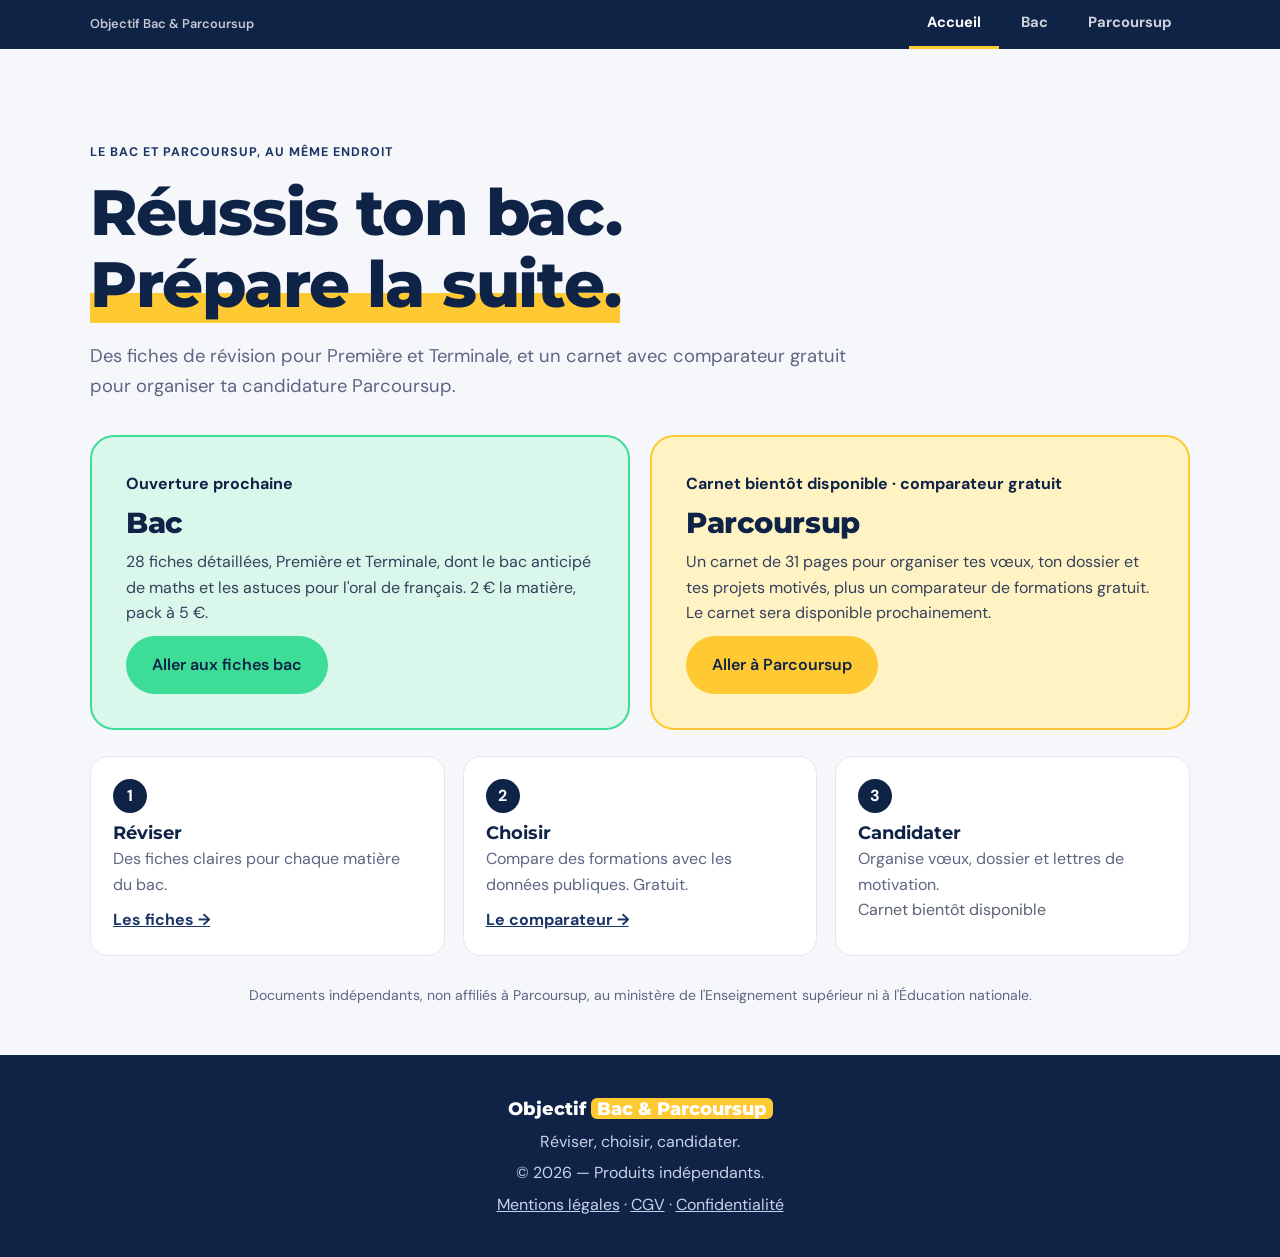
<file: index.html>
<!doctype html>
<html lang="fr">
<head>
<meta charset="utf-8" />
<meta name="viewport" content="width=device-width, initial-scale=1" />
<meta name="description" content="Fiches de révision du bac et carnet Parcoursup avec comparateur gratuit." />
<title>Objectif Bac &amp; Parcoursup — Révise, choisis, candidate</title>
<link rel="icon" href="data:image/svg+xml,%3Csvg xmlns=%27http://www.w3.org/2000/svg%27 viewBox=%270 0 100 100%27%3E%3Crect width=%27100%27 height=%27100%27 rx=%2722%27 fill=%27%230f2347%27/%3E%3Ctext x=%2750%27 y=%2772%27 font-size=%2770%27 text-anchor=%27middle%27 fill=%27%23ffc933%27 font-family=%27Arial%27 font-weight=%27800%27%3EO%3C/text%3E%3C/svg%3E">
<link rel="preconnect" href="https://fonts.googleapis.com">
<link rel="preconnect" href="https://fonts.gstatic.com" crossorigin>
<link href="https://fonts.googleapis.com/css2?family=DM+Sans:wght@400;500;600;700&family=Montserrat:wght@700;800&display=swap" rel="stylesheet">
<link rel="stylesheet" href="style.css" />
</head>
<body>
<div class="sitebar"><div class="in"><span>Objectif Bac &amp; Parcoursup</span><nav><a href="index.html" class="on" aria-current="page">Accueil</a><a href="bac.html">Bac</a><a href="parcoursup.html">Parcoursup</a></nav></div></div>
<main id="top"><section class="hero2"><div class="eyebrow">LE BAC ET PARCOURSUP, AU MÊME ENDROIT</div><h1>Réussis ton bac.<br><span>Prépare la suite.</span></h1><p class="lead">Des fiches de révision pour Première et Terminale, et un carnet avec comparateur gratuit pour organiser ta candidature Parcoursup.</p>
<div class="paths">
<a class="path bac" href="bac.html"><span class="meta" id="bacStatus">Ouverture prochaine</span><h2>Bac</h2><p>28 fiches détaillées, Première et Terminale, dont le bac anticipé de maths et les astuces pour l'oral de français. 2 € la matière, pack à 5 €.</p><span class="btn primary">Aller aux fiches bac</span></a>
<a class="path pcs" href="parcoursup.html"><span class="meta">Carnet bientôt disponible · comparateur gratuit</span><h2>Parcoursup</h2><p>Un carnet de 31 pages pour organiser tes vœux, ton dossier et tes projets motivés, plus un comparateur de formations gratuit. Le carnet sera disponible prochainement.</p><span class="btn primary">Aller à Parcoursup</span></a>
</div>
<div class="jsteps"><div><b>1</b><h3>Réviser</h3><p>Des fiches claires pour chaque matière du bac.</p><a href="bac.html">Les fiches →</a></div><div><b>2</b><h3>Choisir</h3><p>Compare des formations avec les données publiques. Gratuit.</p><a href="parcoursup.html#comparateur">Le comparateur →</a></div><div><b>3</b><h3>Candidater</h3><p>Organise vœux, dossier et lettres de motivation.</p><span class="soon" style="opacity:.7">Carnet bientôt disponible</span></div></div>
<p class="independent" style="margin-top:28px">Documents indépendants, non affiliés à Parcoursup, au ministère de l'Enseignement supérieur ni à l'Éducation nationale.</p></section></main>
<footer><div class="brand">Objectif <span>Bac &amp; Parcoursup</span></div><p>Réviser, choisir, candidater.</p><p>© 2026 — Produits indépendants.</p><p class="legal"><a href="mentions-legales.html">Mentions légales</a> · <a href="cgv.html">CGV</a> · <a href="confidentialite.html">Confidentialité</a></p></footer>
<script src="config.js"></script>
<script>var S=window.SITE,st=document.getElementById("bacStatus");if(st)st.textContent=S.SALES_OPEN?"Disponible maintenant":"Ouverture prochaine";</script>
</body>
</html>
</file>
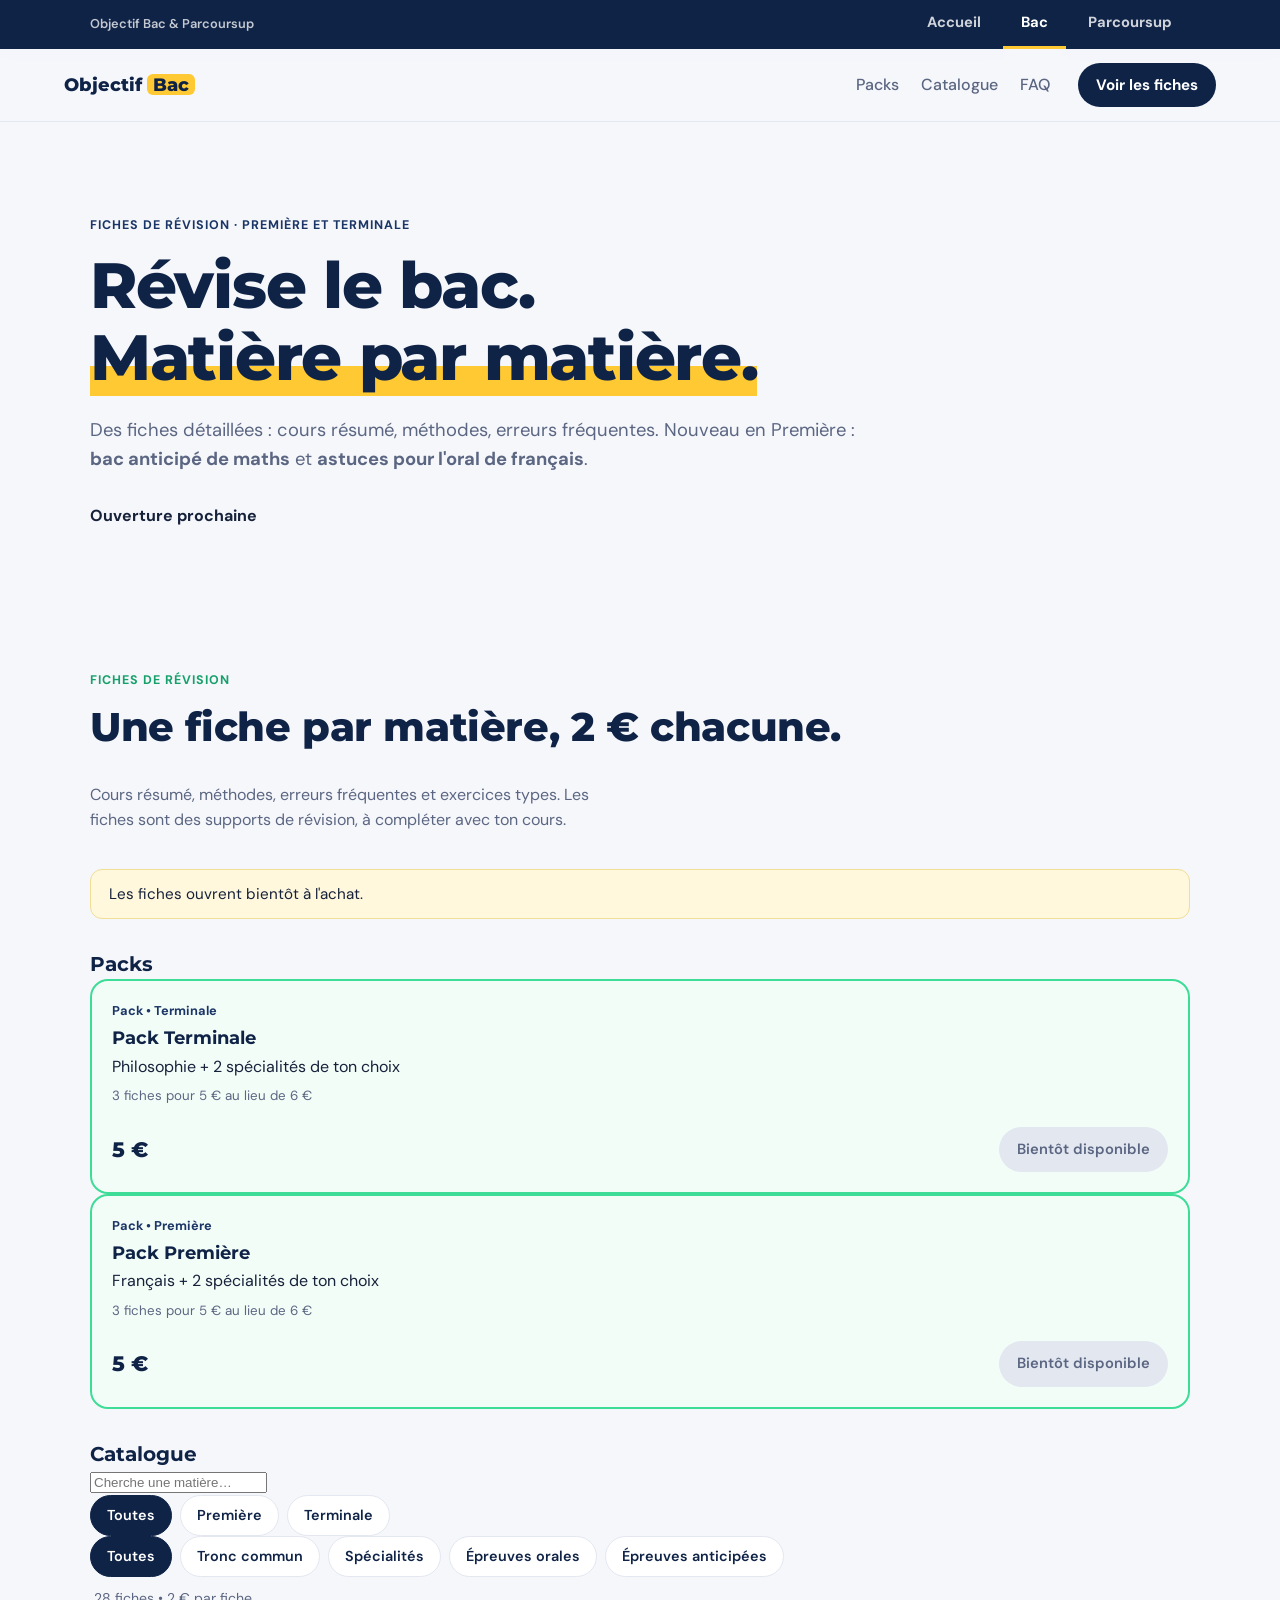
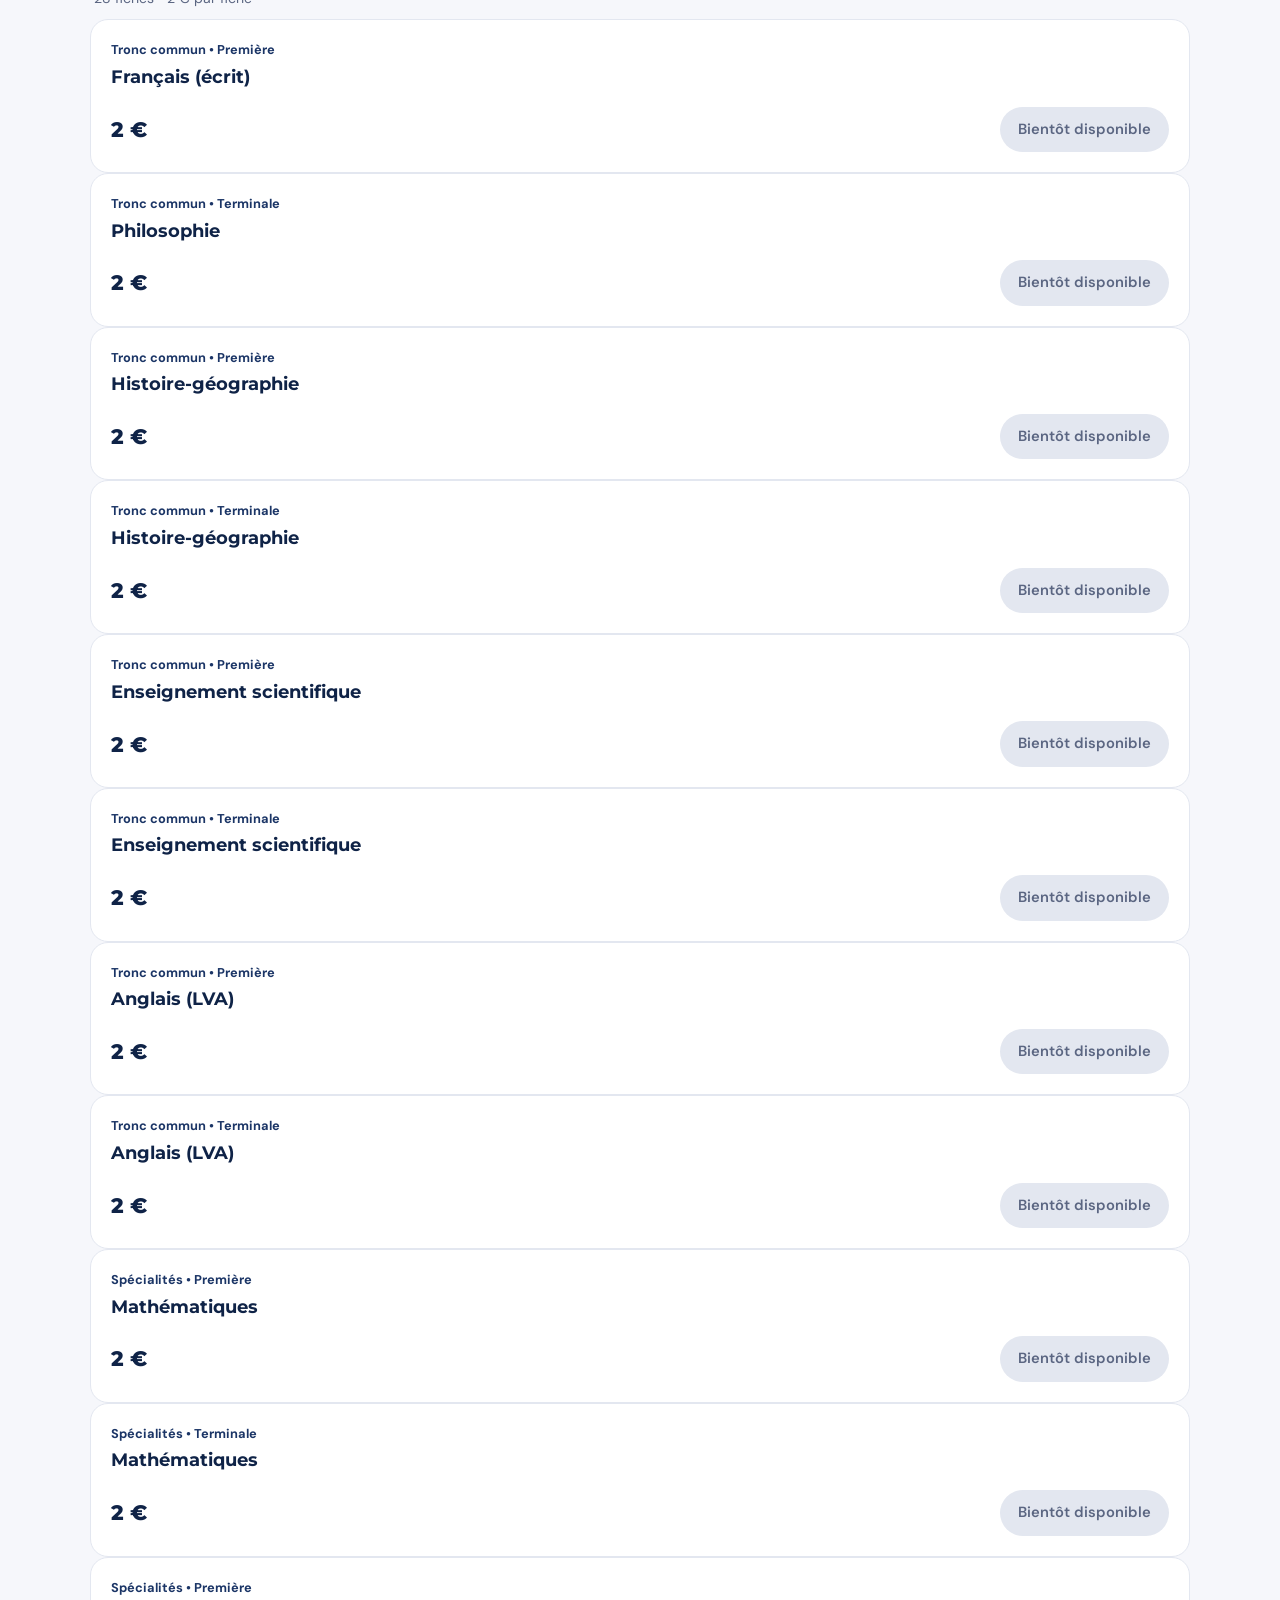
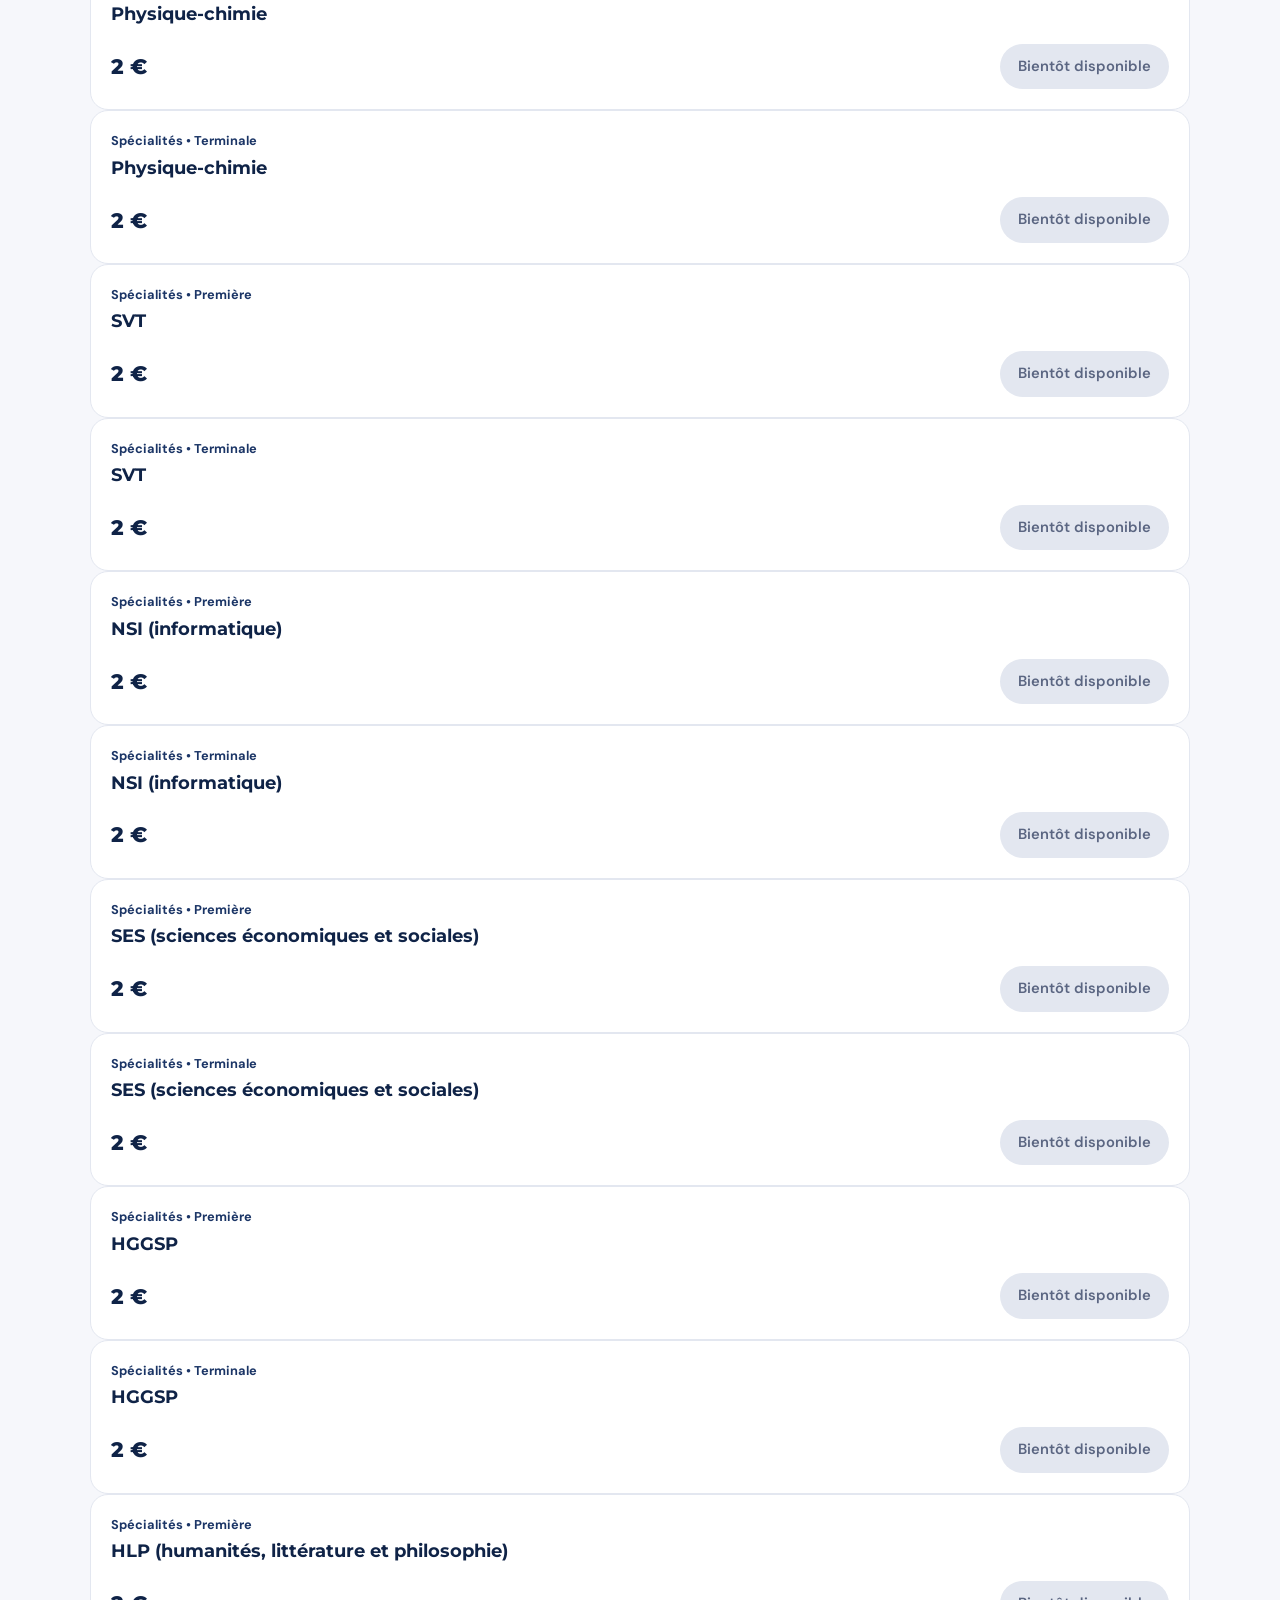
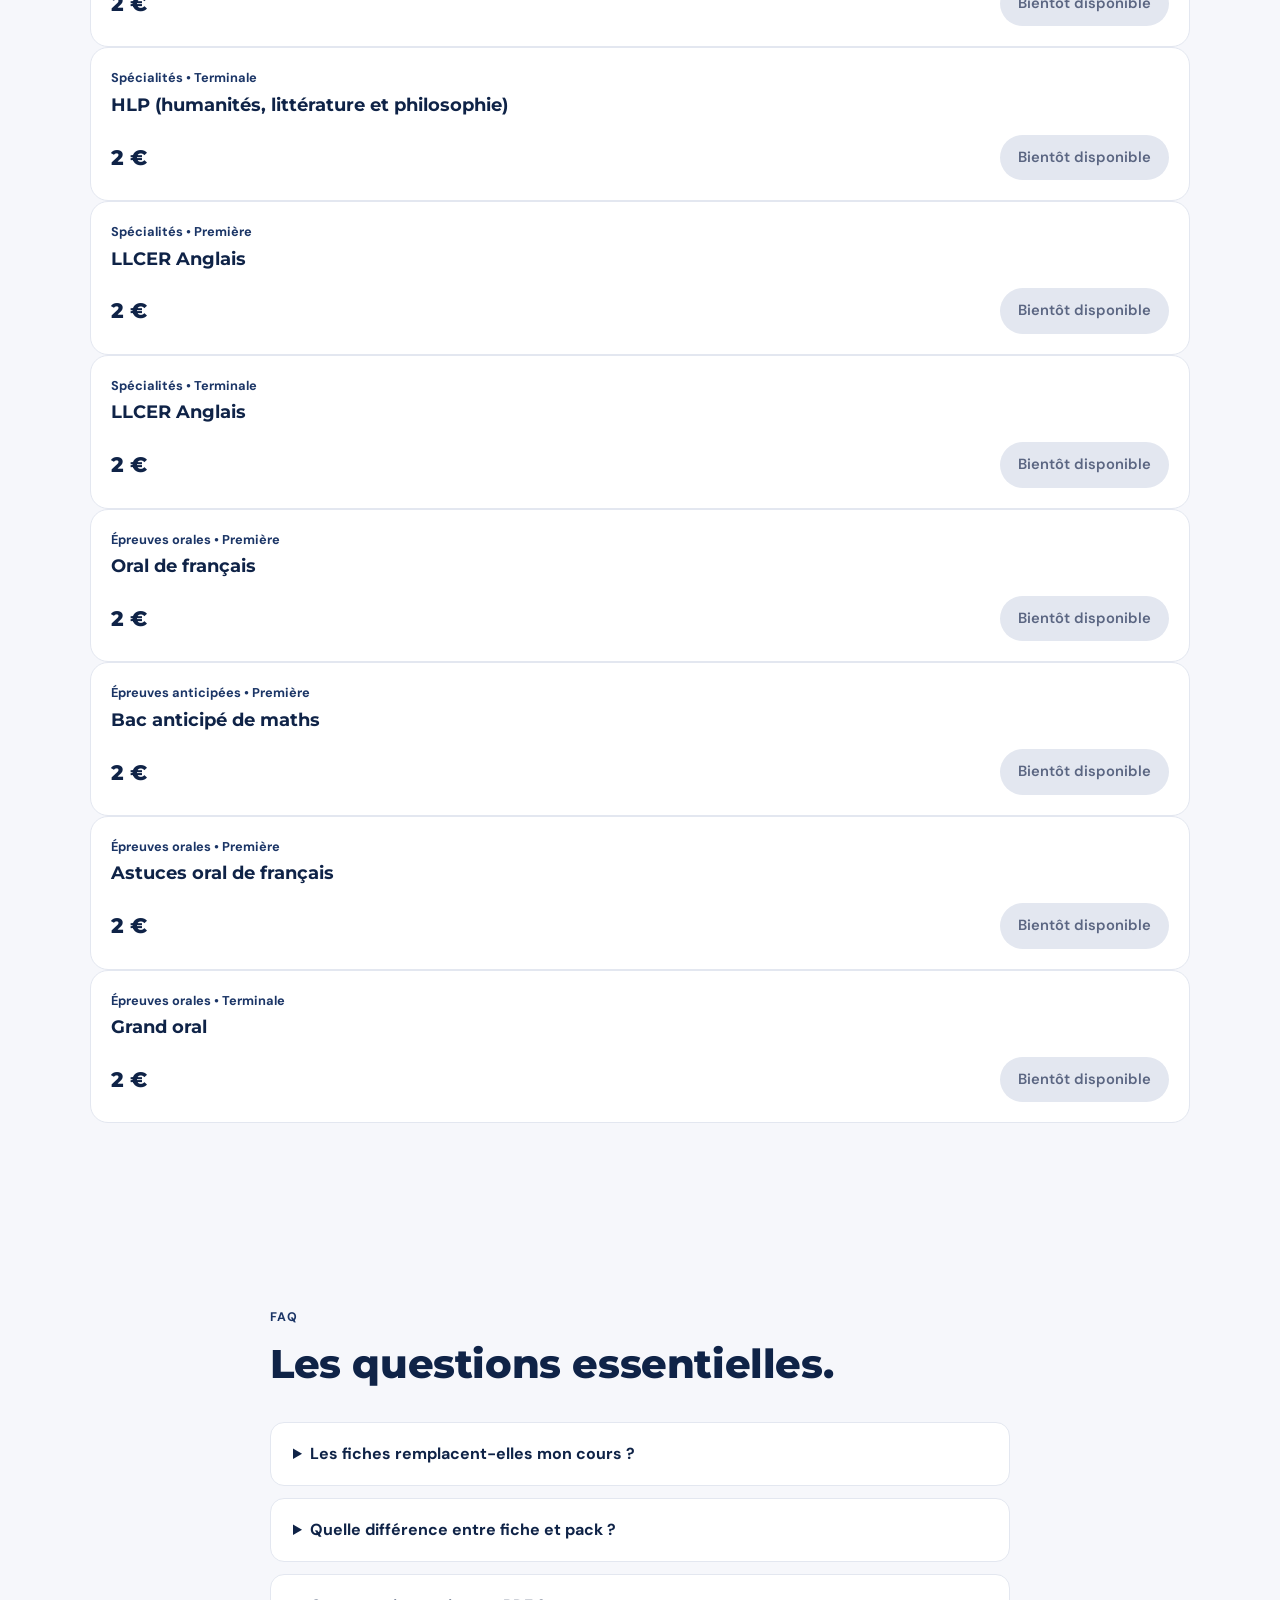
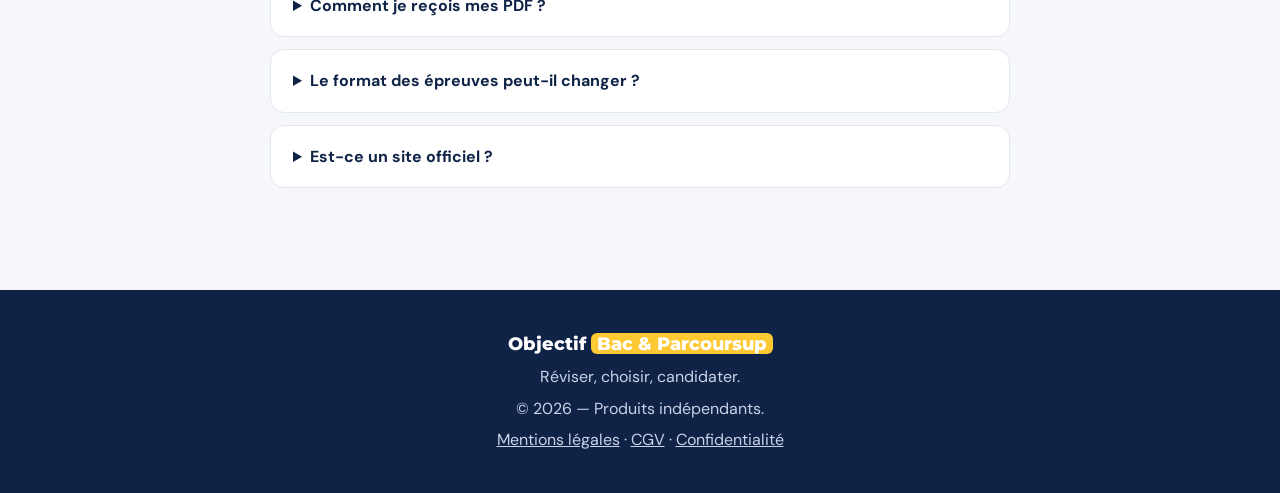
<file: bac.html>
<!doctype html>
<html lang="fr">
<head>
<meta charset="utf-8" />
<meta name="viewport" content="width=device-width, initial-scale=1" />
<meta name="description" content="Fiches de révision du bac, Première et Terminale : 2 € la matière, pack à 5 €." />
<title>Fiches bac — Objectif Bac &amp; Parcoursup</title>
<link rel="icon" href="data:image/svg+xml,%3Csvg xmlns=%27http://www.w3.org/2000/svg%27 viewBox=%270 0 100 100%27%3E%3Crect width=%27100%27 height=%27100%27 rx=%2722%27 fill=%27%230f2347%27/%3E%3Ctext x=%2750%27 y=%2772%27 font-size=%2770%27 text-anchor=%27middle%27 fill=%27%23ffc933%27 font-family=%27Arial%27 font-weight=%27800%27%3EO%3C/text%3E%3C/svg%3E">
<link rel="preconnect" href="https://fonts.googleapis.com">
<link rel="preconnect" href="https://fonts.gstatic.com" crossorigin>
<link href="https://fonts.googleapis.com/css2?family=DM+Sans:wght@400;500;600;700&family=Montserrat:wght@700;800&display=swap" rel="stylesheet">
<link rel="stylesheet" href="style.css" />
</head>
<body>
<div class="sitebar"><div class="in"><span>Objectif Bac &amp; Parcoursup</span><nav><a href="index.html">Accueil</a><a href="bac.html" class="on" aria-current="page">Bac</a><a href="parcoursup.html">Parcoursup</a></nav></div></div>
<header class="nav"><a class="brand" href="index.html">Objectif <span>Bac</span></a><nav><a href="#packs">Packs</a><a href="#catalogue">Catalogue</a><a href="#faq">FAQ</a></nav><a class="nav-cta" href="#catalogue">Voir les fiches</a></header>
<main id="top">
<section class="hero2"><div class="eyebrow">FICHES DE RÉVISION · PREMIÈRE ET TERMINALE</div><h1>Révise le bac.<br><span>Matière par matière.</span></h1><p class="lead">Des fiches détaillées : cours résumé, méthodes, erreurs fréquentes. Nouveau en Première : <b>bac anticipé de maths</b> et <b>astuces pour l'oral de français</b>.</p><p class="meta" id="bacStatus" style="font-weight:700;margin-top:14px">Ouverture prochaine</p></section>
<section id="bac" class="section zone-bac">
    <div class="section-head"><div><span class="section-kicker">FICHES DE RÉVISION</span><h2>Une fiche par matière, 2 € chacune.</h2></div><p>Cours résumé, méthodes, erreurs fréquentes et exercices types. Les fiches sont des supports de révision, à compléter avec ton cours.</p></div>
    <div id="bnotice" class="bnotice"><div>Les fiches ouvrent bientôt à l'achat. <a id="bwaitlist" href="#" target="_blank" rel="noopener" hidden>Préviens-moi à l'ouverture</a></div></div>
    <h3 class="subhead" id="packs">Packs</h3>
    <div id="bpacks"></div>
    <h3 class="subhead" id="catalogue">Catalogue</h3>
    <input id="bq" type="search" placeholder="Cherche une matière…" aria-label="Rechercher une matière" autocomplete="off" />
    <div id="blchips" class="bchips"></div>
    <div id="bchips" class="bchips"></div>
    <p id="bcount" class="hint" aria-live="polite"></p>
    <div id="bgrid"></div>
  </section>
<section id="faq" class="faq section"><div class="section-head"><div><span class="section-kicker">FAQ</span><h2>Les questions essentielles.</h2></div></div>
<details><summary>Les fiches remplacent-elles mon cours ?</summary><p>Non. Ce sont des résumés de révision. Vérifie toujours les points importants avec ton cours et le programme officiel.</p></details>
<details><summary>Quelle différence entre fiche et pack ?</summary><p>Une fiche = une matière (2 €). Le pack à 5 € donne la matière de base (philosophie en Terminale, français en Première) et 2 spécialités au choix.</p></details>
<details><summary>Comment je reçois mes PDF ?</summary><p>Juste après le paiement, tu arrives sur une page de téléchargement. Le reçu Stripe est envoyé par e-mail.</p></details>
<details><summary>Le format des épreuves peut-il changer ?</summary><p>Oui. Chaque fiche signale en jaune ce qu'il faut vérifier (durée, coefficient, programme) sur eduscol ou auprès de ton lycée.</p></details>
<details><summary>Est-ce un site officiel ?</summary><p>Non. Indépendant : aucune affiliation avec le ministère ou l'Éducation nationale.</p></details></section>
</main>
<footer><div class="brand">Objectif <span>Bac &amp; Parcoursup</span></div><p>Réviser, choisir, candidater.</p><p>© 2026 — Produits indépendants.</p><p class="legal"><a href="mentions-legales.html">Mentions légales</a> · <a href="cgv.html">CGV</a> · <a href="confidentialite.html">Confidentialité</a></p></footer>
<script src="config.js"></script>
<script src="fiches.js"></script>
</body>
</html>
</file>
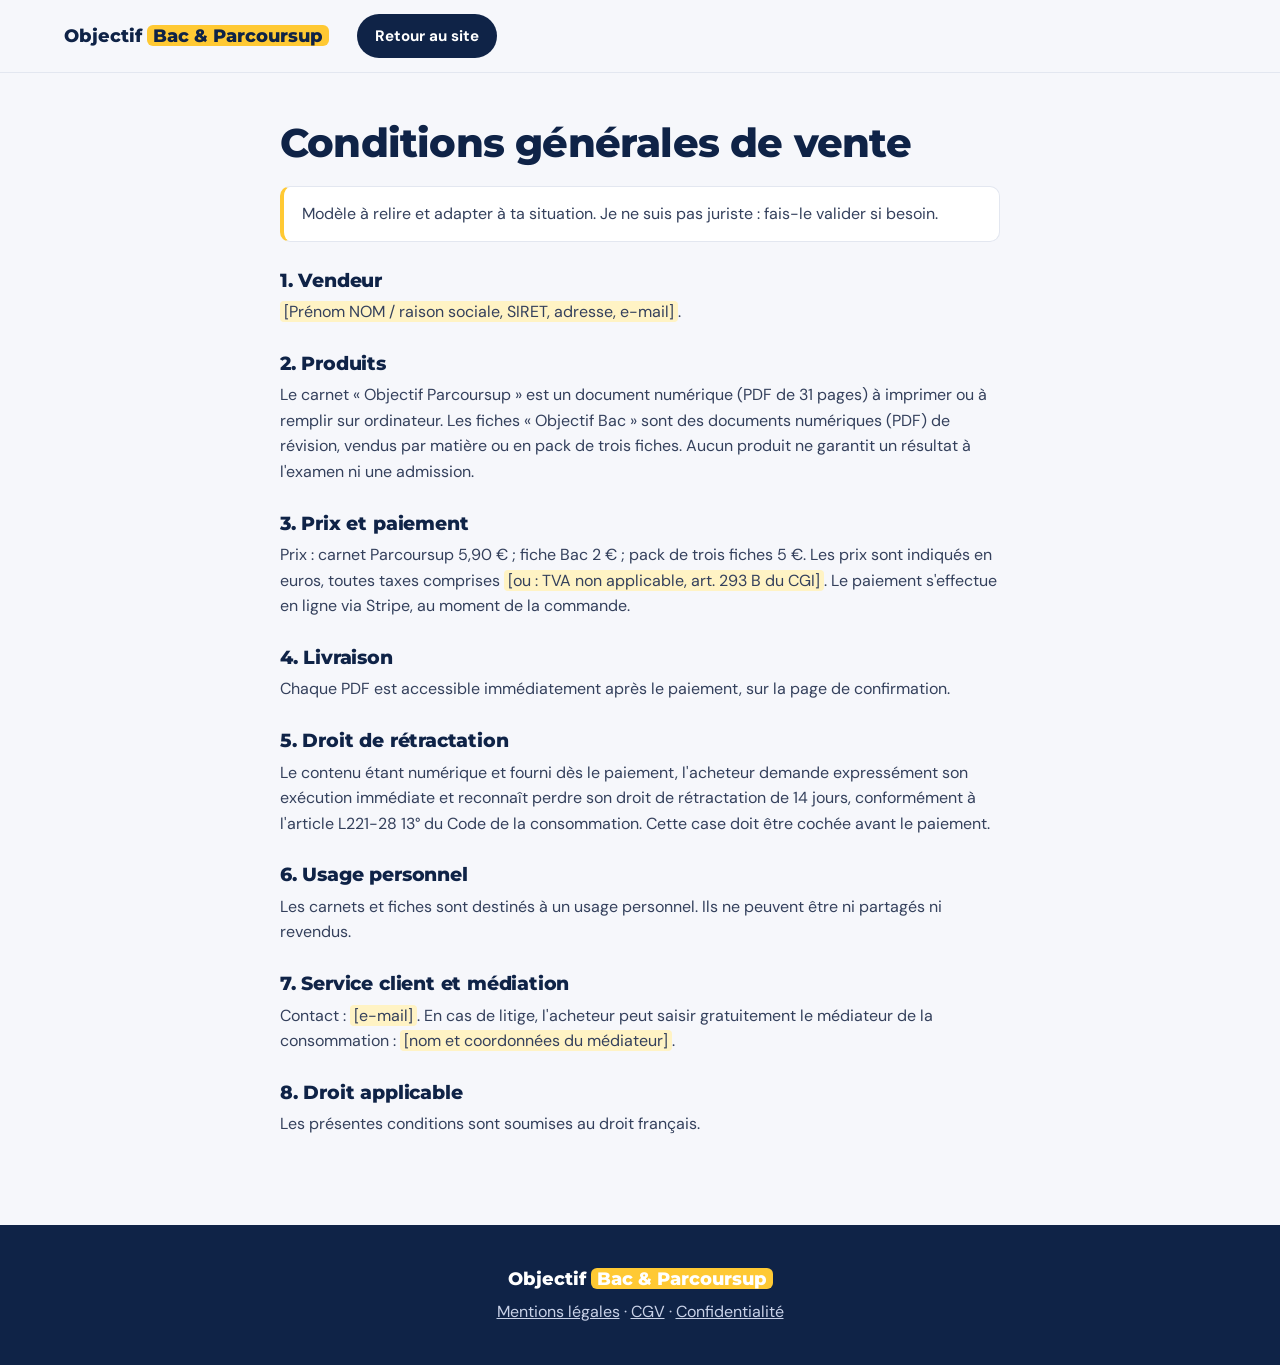
<file: cgv.html>
<!doctype html>
<html lang="fr"><head><meta charset="utf-8"><meta name="viewport" content="width=device-width, initial-scale=1"><meta name="robots" content="noindex">
<title>Conditions générales de vente — Objectif Bac &amp; Parcoursup</title>
<link href="https://fonts.googleapis.com/css2?family=DM+Sans:wght@400;500;600;700&family=Montserrat:wght@700;800&display=swap" rel="stylesheet">
<link rel="stylesheet" href="style.css"></head><body>
<header class="nav"><a class="brand" href="index.html">Objectif <span>Bac &amp; Parcoursup</span></a><a class="nav-cta" href="index.html">Retour au site</a></header>
<main class="doc"><h1>Conditions générales de vente</h1>
<p class="note">Modèle à relire et adapter à ta situation. Je ne suis pas juriste : fais-le valider si besoin.</p>
<h2>1. Vendeur</h2><p><span class="todo">[Prénom NOM / raison sociale, SIRET, adresse, e-mail]</span>.</p>
<h2>2. Produits</h2>
<p>Le carnet « Objectif Parcoursup » est un document numérique (PDF de 31 pages) à imprimer ou à remplir sur ordinateur. Les fiches « Objectif Bac » sont des documents numériques (PDF) de révision, vendus par matière ou en pack de trois fiches. Aucun produit ne garantit un résultat à l'examen ni une admission.</p>
<h2>3. Prix et paiement</h2><p>Prix : carnet Parcoursup 5,90 € ; fiche Bac 2 € ; pack de trois fiches 5 €. Les prix sont indiqués en euros, toutes taxes comprises <span class="todo">[ou : TVA non applicable, art. 293 B du CGI]</span>. Le paiement s'effectue en ligne via Stripe, au moment de la commande.</p>
<h2>4. Livraison</h2><p>Chaque PDF est accessible immédiatement après le paiement, sur la page de confirmation.</p>
<h2>5. Droit de rétractation</h2><p>Le contenu étant numérique et fourni dès le paiement, l'acheteur demande expressément son exécution immédiate et reconnaît perdre son droit de rétractation de 14 jours, conformément à l'article L221-28 13° du Code de la consommation. Cette case doit être cochée avant le paiement.</p>
<h2>6. Usage personnel</h2><p>Les carnets et fiches sont destinés à un usage personnel. Ils ne peuvent être ni partagés ni revendus.</p>
<h2>7. Service client et médiation</h2><p>Contact : <span class="todo">[e-mail]</span>. En cas de litige, l'acheteur peut saisir gratuitement le médiateur de la consommation : <span class="todo">[nom et coordonnées du médiateur]</span>.</p>
<h2>8. Droit applicable</h2><p>Les présentes conditions sont soumises au droit français.</p></main>
<footer><div class="brand">Objectif <span>Bac &amp; Parcoursup</span></div><p class="legal"><a href="mentions-legales.html">Mentions légales</a> · <a href="cgv.html">CGV</a> · <a href="confidentialite.html">Confidentialité</a></p></footer>
</body></html>
</file>
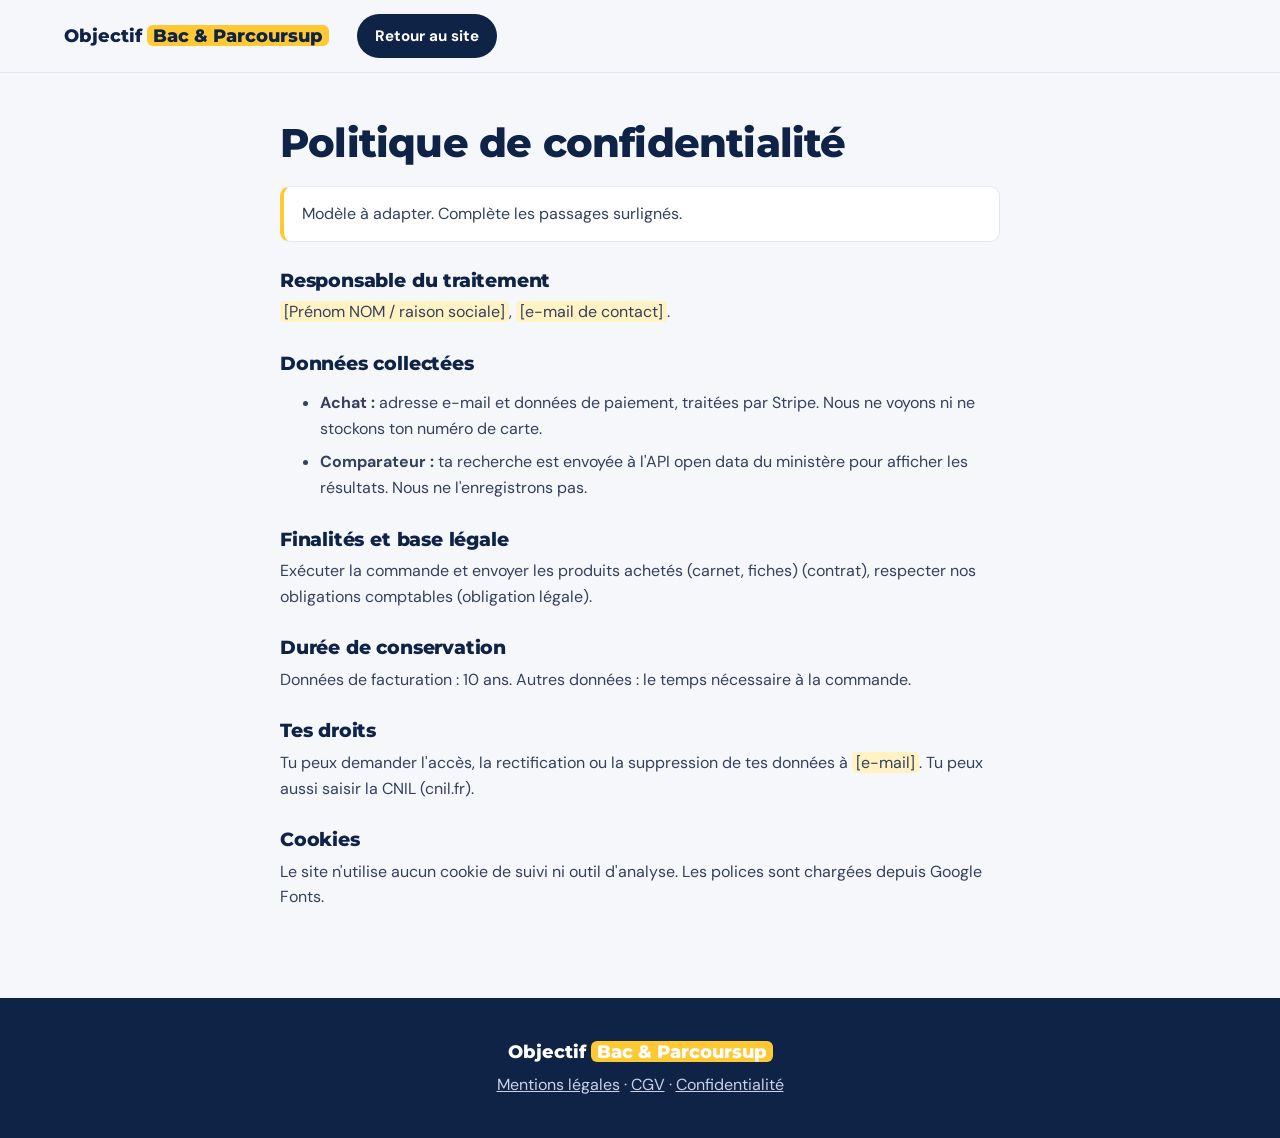
<file: confidentialite.html>
<!doctype html>
<html lang="fr"><head><meta charset="utf-8"><meta name="viewport" content="width=device-width, initial-scale=1"><meta name="robots" content="noindex">
<title>Politique de confidentialité — Objectif Bac &amp; Parcoursup</title>
<link href="https://fonts.googleapis.com/css2?family=DM+Sans:wght@400;500;600;700&family=Montserrat:wght@700;800&display=swap" rel="stylesheet">
<link rel="stylesheet" href="style.css"></head><body>
<header class="nav"><a class="brand" href="index.html">Objectif <span>Bac &amp; Parcoursup</span></a><a class="nav-cta" href="index.html">Retour au site</a></header>
<main class="doc"><h1>Politique de confidentialité</h1>
<p class="note">Modèle à adapter. Complète les passages surlignés.</p>
<h2>Responsable du traitement</h2><p><span class="todo">[Prénom NOM / raison sociale]</span>, <span class="todo">[e-mail de contact]</span>.</p>
<h2>Données collectées</h2>
<ul><li><strong>Achat :</strong> adresse e-mail et données de paiement, traitées par Stripe. Nous ne voyons ni ne stockons ton numéro de carte.</li>
<li><strong>Comparateur :</strong> ta recherche est envoyée à l'API open data du ministère pour afficher les résultats. Nous ne l'enregistrons pas.</li></ul>
<h2>Finalités et base légale</h2><p>Exécuter la commande et envoyer les produits achetés (carnet, fiches) (contrat), respecter nos obligations comptables (obligation légale).</p>
<h2>Durée de conservation</h2><p>Données de facturation : 10 ans. Autres données : le temps nécessaire à la commande.</p>
<h2>Tes droits</h2><p>Tu peux demander l'accès, la rectification ou la suppression de tes données à <span class="todo">[e-mail]</span>. Tu peux aussi saisir la CNIL (cnil.fr).</p>
<h2>Cookies</h2><p>Le site n'utilise aucun cookie de suivi ni outil d'analyse. Les polices sont chargées depuis Google Fonts.</p></main>
<footer><div class="brand">Objectif <span>Bac &amp; Parcoursup</span></div><p class="legal"><a href="mentions-legales.html">Mentions légales</a> · <a href="cgv.html">CGV</a> · <a href="confidentialite.html">Confidentialité</a></p></footer>
</body></html>
</file>
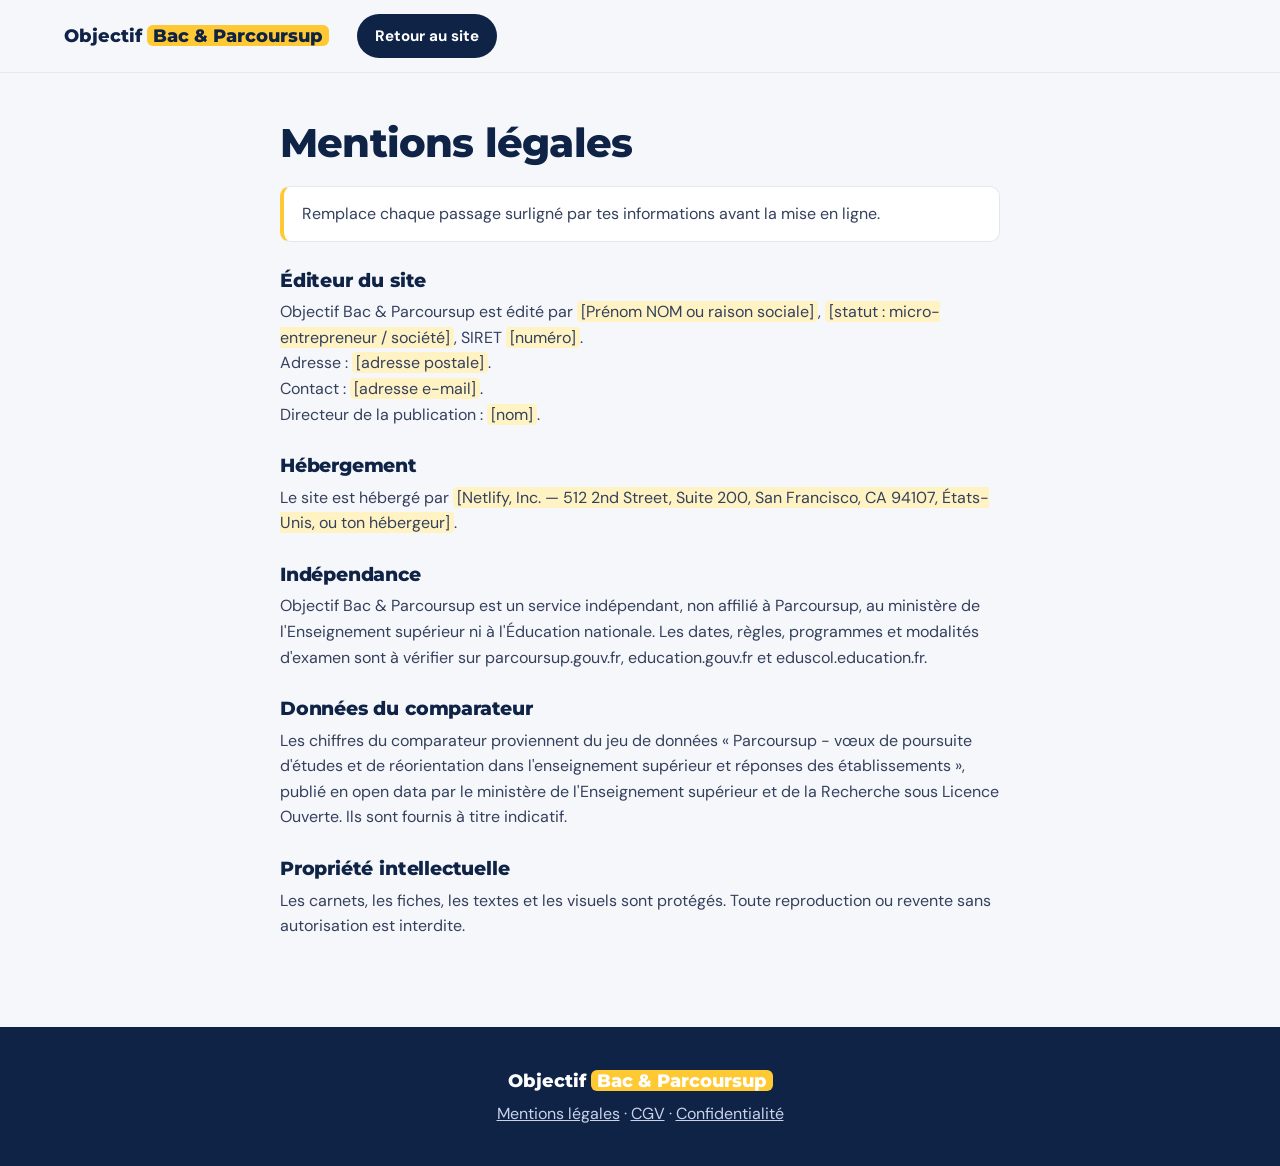
<file: mentions-legales.html>
<!doctype html>
<html lang="fr"><head><meta charset="utf-8"><meta name="viewport" content="width=device-width, initial-scale=1"><meta name="robots" content="noindex">
<title>Mentions légales — Objectif Bac &amp; Parcoursup</title>
<link href="https://fonts.googleapis.com/css2?family=DM+Sans:wght@400;500;600;700&family=Montserrat:wght@700;800&display=swap" rel="stylesheet">
<link rel="stylesheet" href="style.css"></head><body>
<header class="nav"><a class="brand" href="index.html">Objectif <span>Bac &amp; Parcoursup</span></a><a class="nav-cta" href="index.html">Retour au site</a></header>
<main class="doc"><h1>Mentions légales</h1>
<p class="note">Remplace chaque passage surligné par tes informations avant la mise en ligne.</p>
<h2>Éditeur du site</h2>
<p>Objectif Bac &amp; Parcoursup est édité par <span class="todo">[Prénom NOM ou raison sociale]</span>, <span class="todo">[statut : micro-entrepreneur / société]</span>, SIRET <span class="todo">[numéro]</span>.<br>Adresse : <span class="todo">[adresse postale]</span>.<br>Contact : <span class="todo">[adresse e-mail]</span>.<br>Directeur de la publication : <span class="todo">[nom]</span>.</p>
<h2>Hébergement</h2>
<p>Le site est hébergé par <span class="todo">[Netlify, Inc. — 512 2nd Street, Suite 200, San Francisco, CA 94107, États-Unis, ou ton hébergeur]</span>.</p>
<h2>Indépendance</h2>
<p>Objectif Bac &amp; Parcoursup est un service indépendant, non affilié à Parcoursup, au ministère de l'Enseignement supérieur ni à l'Éducation nationale. Les dates, règles, programmes et modalités d'examen sont à vérifier sur parcoursup.gouv.fr, education.gouv.fr et eduscol.education.fr.</p>
<h2>Données du comparateur</h2>
<p>Les chiffres du comparateur proviennent du jeu de données « Parcoursup - vœux de poursuite d'études et de réorientation dans l'enseignement supérieur et réponses des établissements », publié en open data par le ministère de l'Enseignement supérieur et de la Recherche sous Licence Ouverte. Ils sont fournis à titre indicatif.</p>
<h2>Propriété intellectuelle</h2>
<p>Les carnets, les fiches, les textes et les visuels sont protégés. Toute reproduction ou revente sans autorisation est interdite.</p></main>
<footer><div class="brand">Objectif <span>Bac &amp; Parcoursup</span></div><p class="legal"><a href="mentions-legales.html">Mentions légales</a> · <a href="cgv.html">CGV</a> · <a href="confidentialite.html">Confidentialité</a></p></footer>
</body></html>
</file>
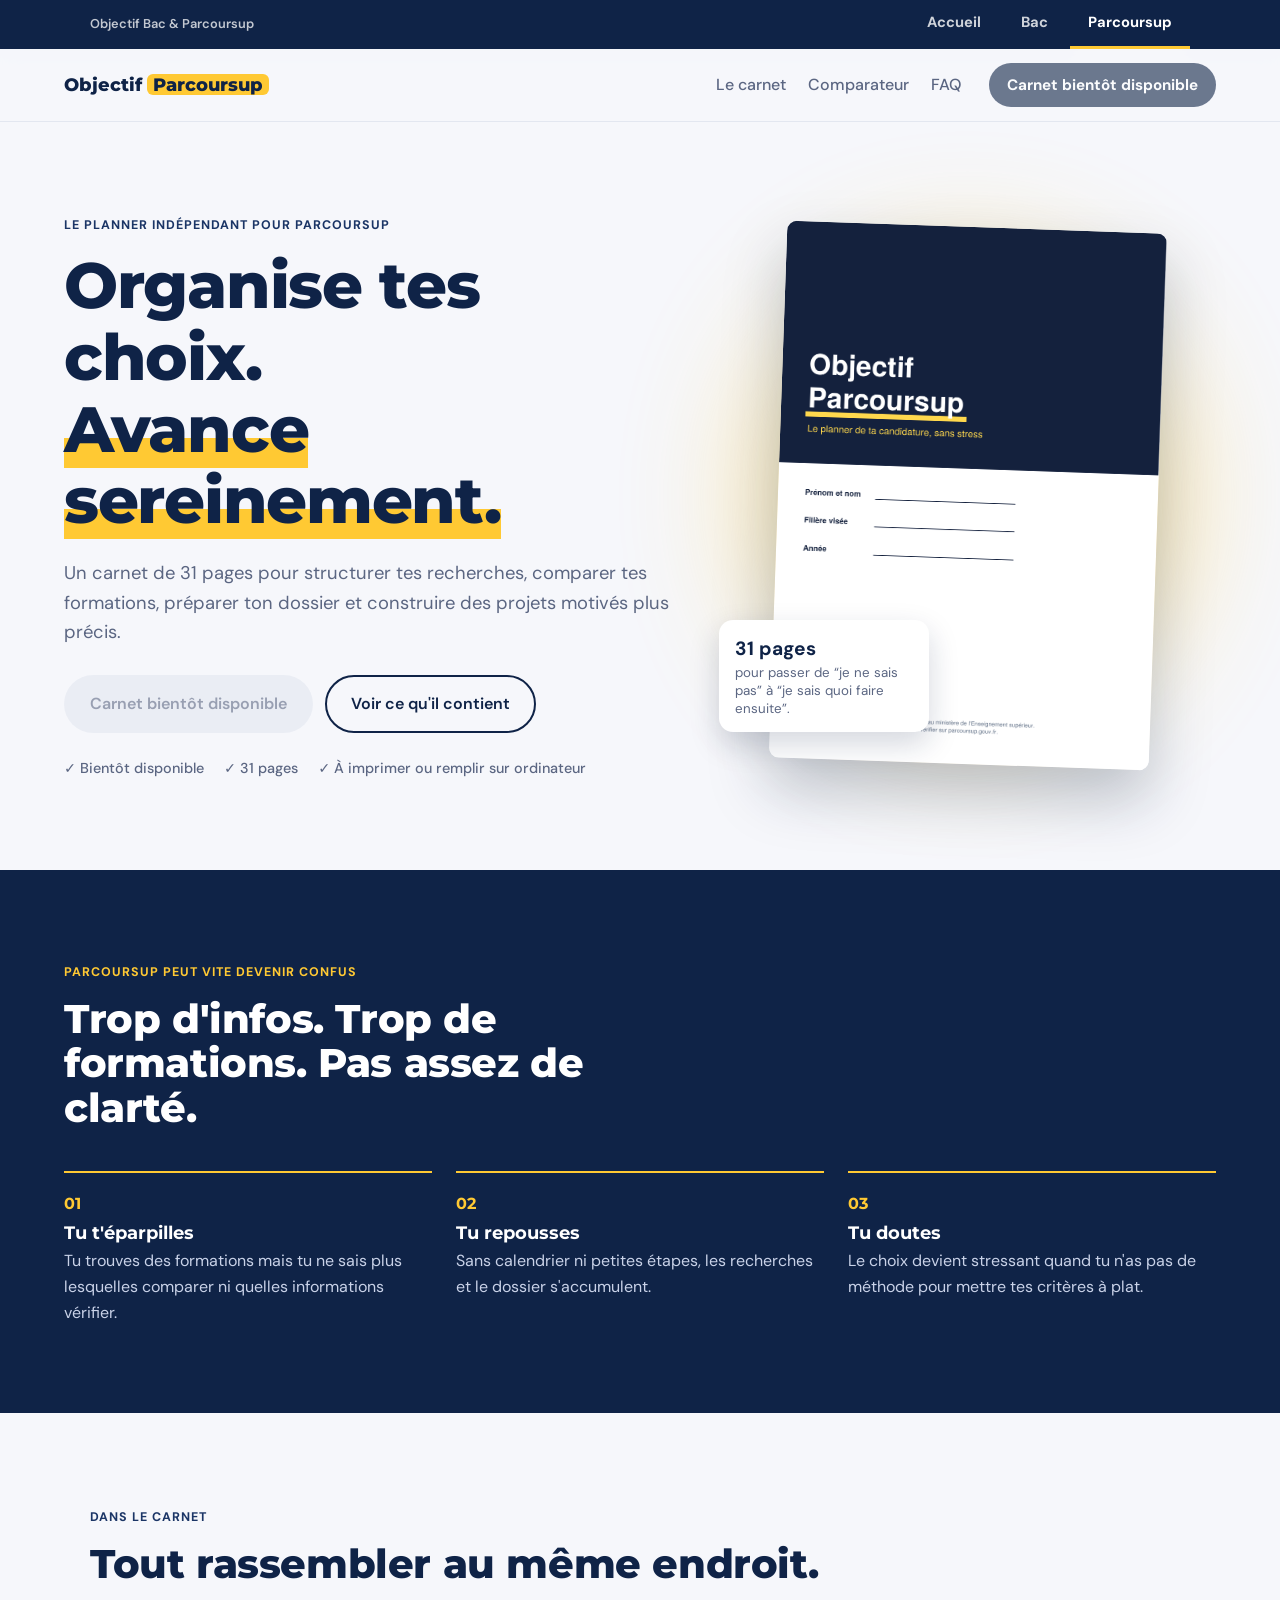
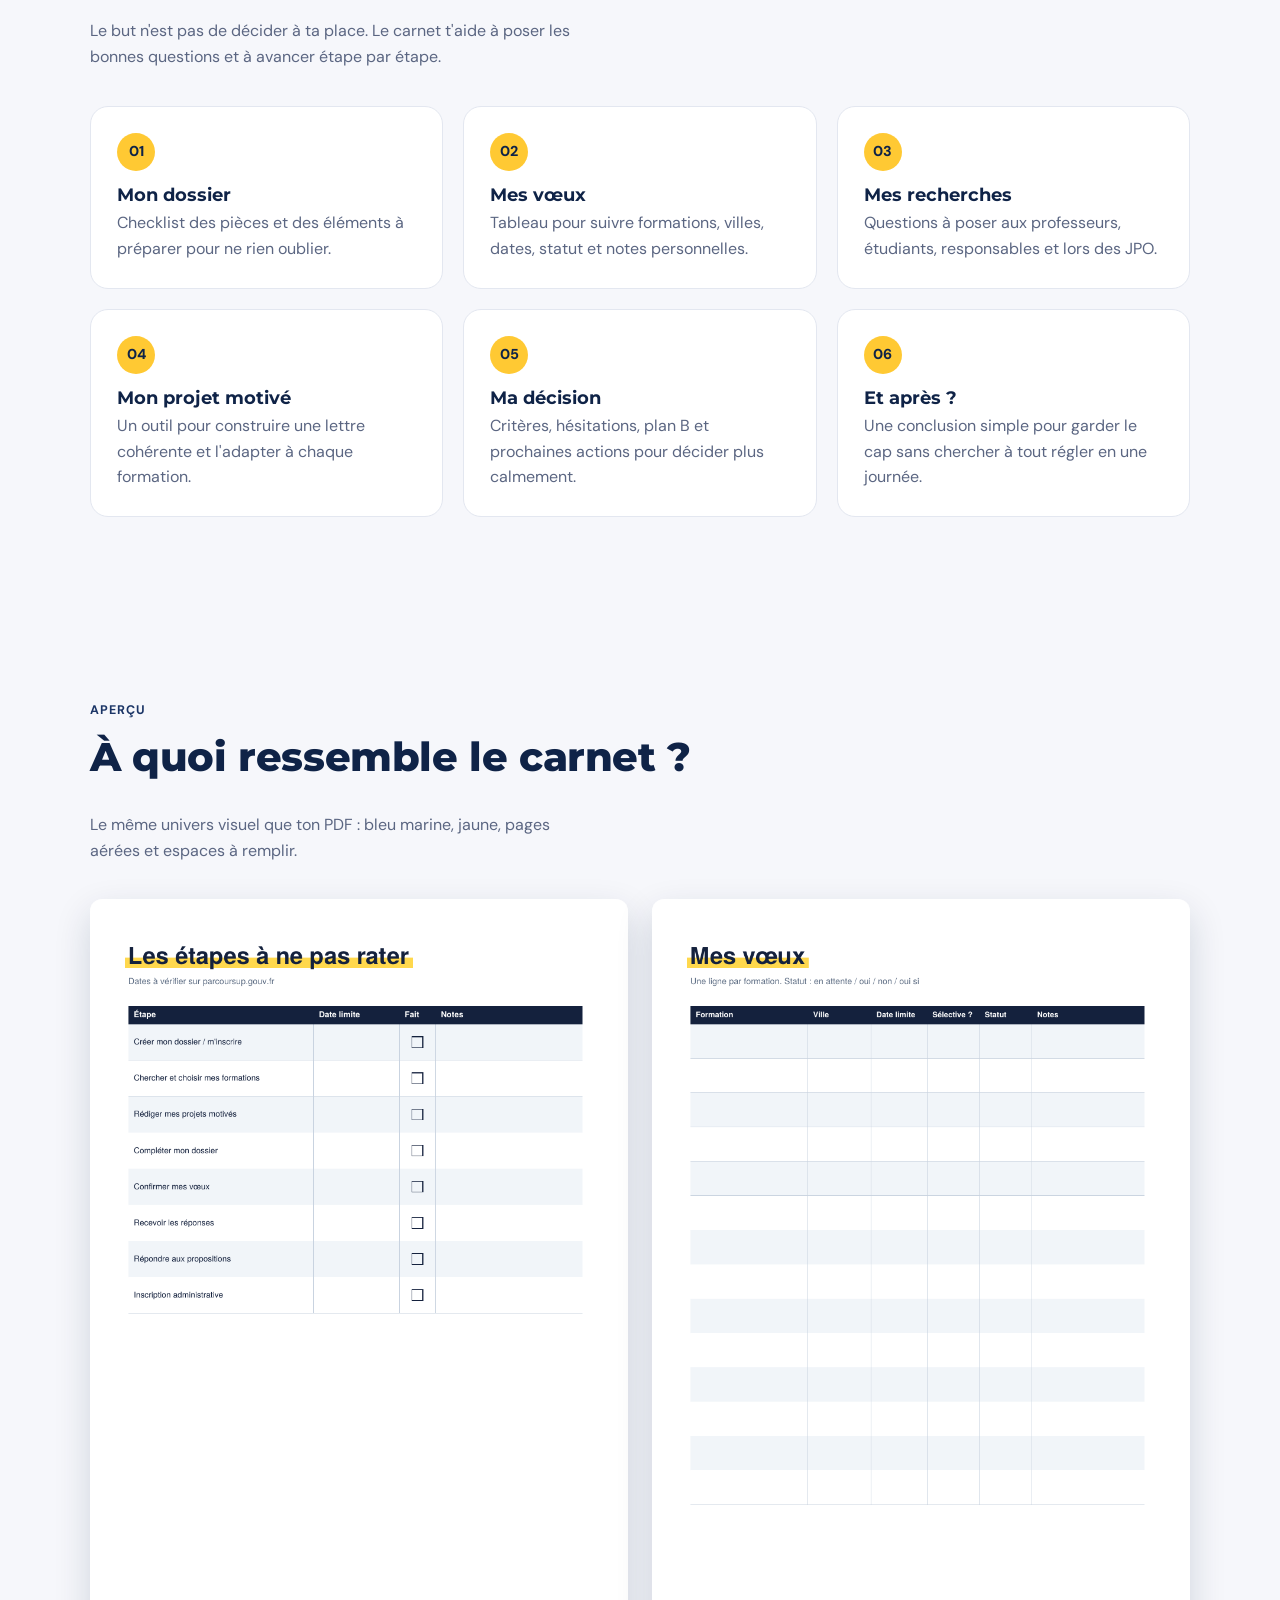
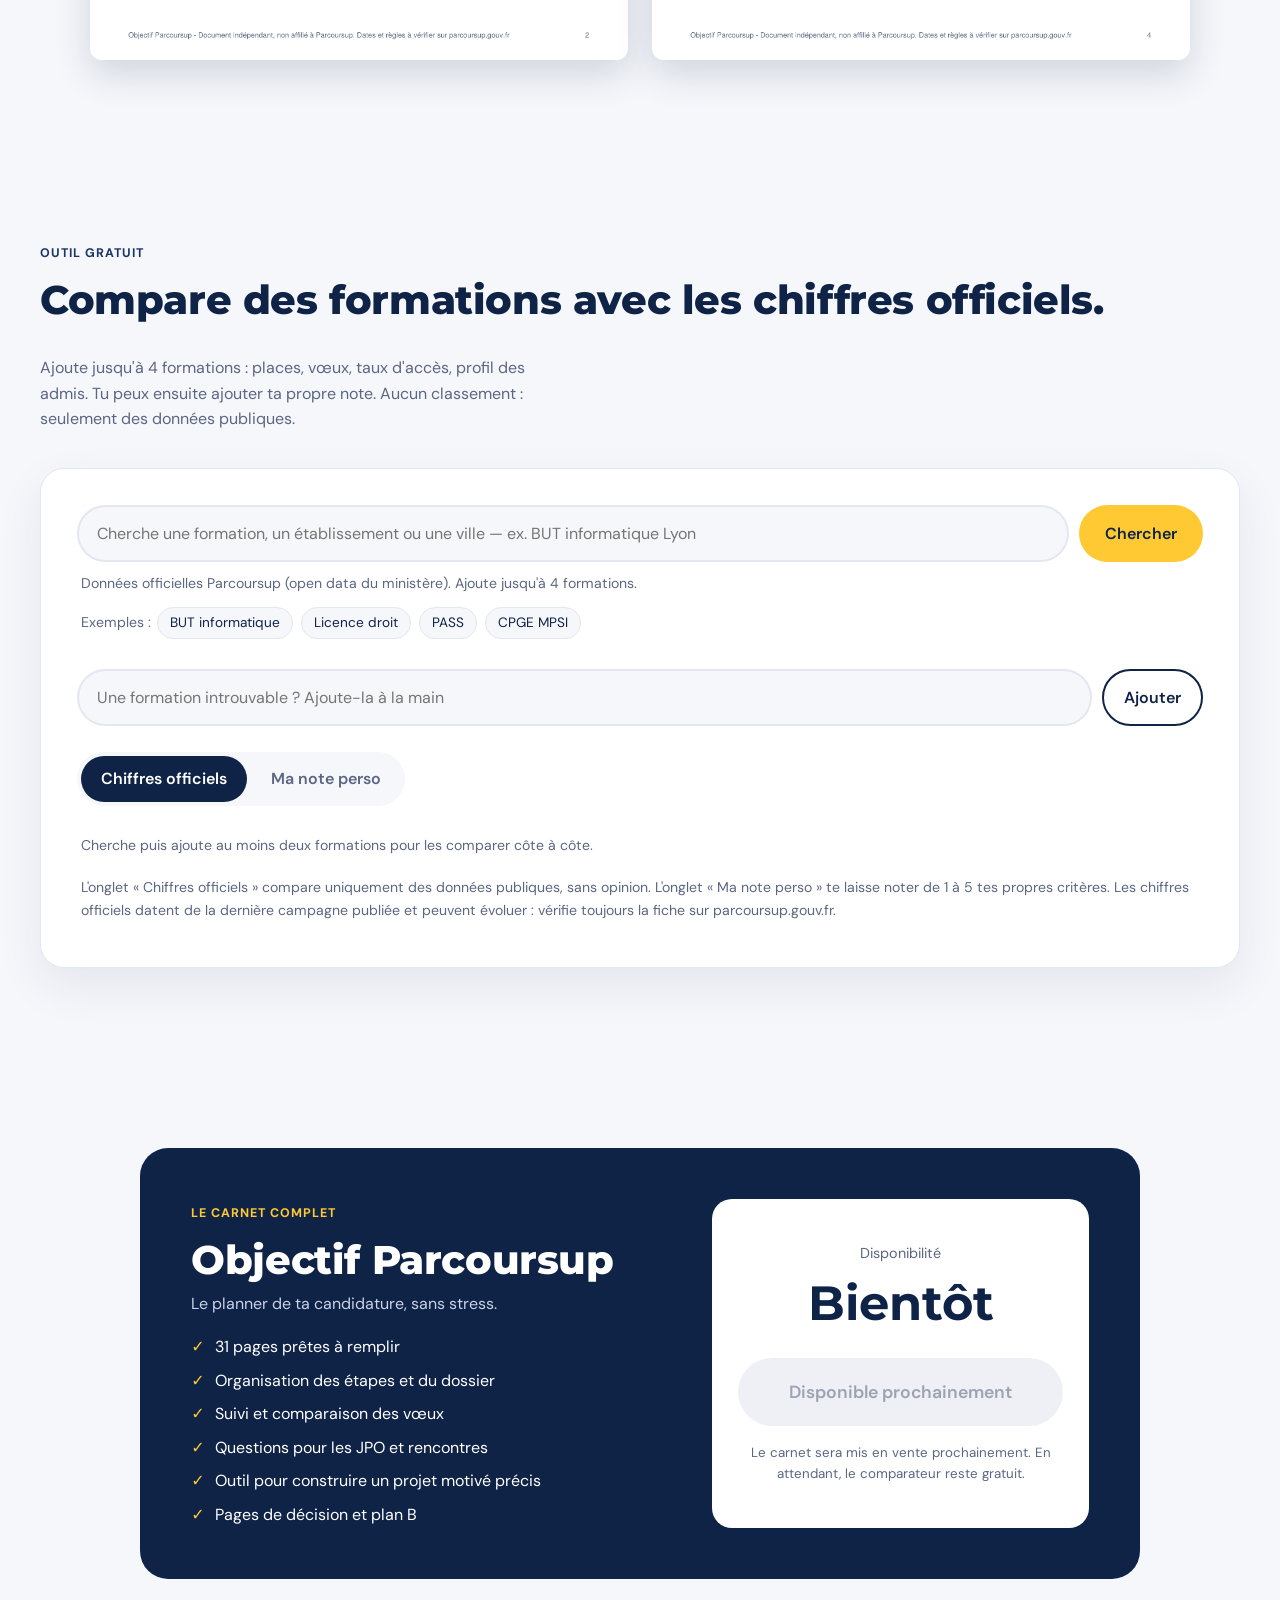
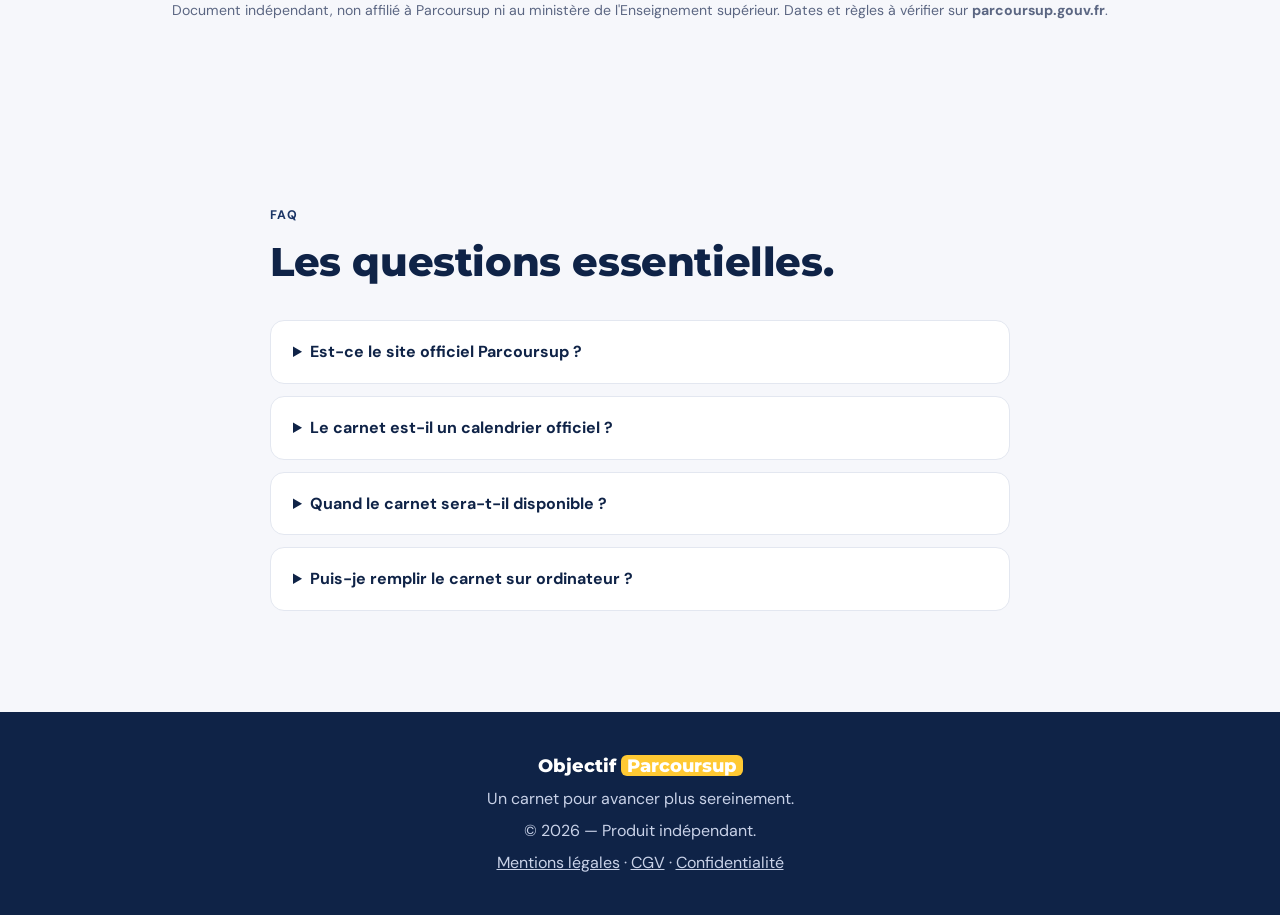
<file: parcoursup.html>
<!doctype html>
<html lang="fr">
<head>
  <meta charset="utf-8" />
  <meta name="viewport" content="width=device-width, initial-scale=1" />
  <meta name="description" content="Objectif Parcoursup — le planner indépendant pour organiser ses vœux, son dossier et ses projets motivés plus sereinement." />
  <title>Objectif Parcoursup — Le planner de ta candidature</title>
  <link rel="icon" href="data:image/svg+xml,%3Csvg xmlns=%27http://www.w3.org/2000/svg%27 viewBox=%270 0 100 100%27%3E%3Crect width=%27100%27 height=%27100%27 rx=%2722%27 fill=%27%230f2347%27/%3E%3Ctext x=%2750%27 y=%2772%27 font-size=%2770%27 text-anchor=%27middle%27 fill=%27%23ffc933%27 font-family=%27Arial%27 font-weight=%27800%27%3EO%3C/text%3E%3C/svg%3E">
  <meta property="og:title" content="Objectif Parcoursup — Le planner de ta candidature">
  <meta property="og:description" content="Un carnet de 31 pages pour organiser tes vœux, ton dossier et tes projets motivés.">
  <meta property="og:type" content="website">
  <link rel="preconnect" href="https://fonts.googleapis.com">
  <link rel="preconnect" href="https://fonts.gstatic.com" crossorigin>
  <link href="https://fonts.googleapis.com/css2?family=DM+Sans:wght@400;500;600;700&family=Montserrat:wght@700;800&display=swap" rel="stylesheet">
  <link rel="stylesheet" href="style.css" />
</head>
<body>
<div class="sitebar"><div class="in"><span>Objectif Bac &amp; Parcoursup</span><nav><a href="index.html">Accueil</a><a href="bac.html">Bac</a><a href="parcoursup.html" class="on" aria-current="page">Parcoursup</a></nav></div></div>
  <header class="nav">
    <a class="brand" href="#top">Objectif <span>Parcoursup</span></a>
    <nav>
      <a href="#contenu">Le carnet</a>
      <a href="#comparateur">Comparateur</a>
      <a href="#faq">FAQ</a>
    </nav>
    <span class="nav-cta" style="opacity:.6;cursor:default" aria-disabled="true">Carnet bientôt disponible</span>
  </header>

  <main id="top">
    <section class="hero">
      <div class="hero-copy">
        <div class="eyebrow">LE PLANNER INDÉPENDANT POUR PARCOURSUP</div>
        <h1>Organise tes choix.<br><span>Avance sereinement.</span></h1>
        <p class="lead">Un carnet de 31 pages pour structurer tes recherches, comparer tes formations, préparer ton dossier et construire des projets motivés plus précis.</p>
        <div class="hero-actions">
          <span class="btn primary" style="opacity:.6;cursor:default" aria-disabled="true">Carnet bientôt disponible</span>
          <a class="btn secondary" href="#contenu">Voir ce qu'il contient</a>
        </div>
        <div class="trust"><span>✓ Bientôt disponible</span><span>✓ 31 pages</span><span>✓ À imprimer ou remplir sur ordinateur</span></div>
      </div>
      <div class="hero-product">
        <div class="glow"></div>
        <img src="preview-cover.png" alt="Couverture du carnet Objectif Parcoursup" />
        <div class="floating-card"><b>31 pages</b><small>pour passer de “je ne sais pas” à “je sais quoi faire ensuite”.</small></div>
      </div>
    </section>

    <section class="problem">
      <div><span class="section-kicker">PARCOURSUP PEUT VITE DEVENIR CONFUS</span><h2>Trop d'infos. Trop de formations. Pas assez de clarté.</h2></div>
      <div class="problem-grid">
        <div><b>01</b><h3>Tu t'éparpilles</h3><p>Tu trouves des formations mais tu ne sais plus lesquelles comparer ni quelles informations vérifier.</p></div>
        <div><b>02</b><h3>Tu repousses</h3><p>Sans calendrier ni petites étapes, les recherches et le dossier s'accumulent.</p></div>
        <div><b>03</b><h3>Tu doutes</h3><p>Le choix devient stressant quand tu n'as pas de méthode pour mettre tes critères à plat.</p></div>
      </div>
    </section>

    <section id="contenu" class="content section">
      <div class="section-head"><div><span class="section-kicker">DANS LE CARNET</span><h2>Tout rassembler au même endroit.</h2></div><p>Le but n'est pas de décider à ta place. Le carnet t'aide à poser les bonnes questions et à avancer étape par étape.</p></div>
      <div class="feature-grid">
        <article><div class="num">01</div><h3>Mon dossier</h3><p>Checklist des pièces et des éléments à préparer pour ne rien oublier.</p></article>
        <article><div class="num">02</div><h3>Mes vœux</h3><p>Tableau pour suivre formations, villes, dates, statut et notes personnelles.</p></article>
        <article><div class="num">03</div><h3>Mes recherches</h3><p>Questions à poser aux professeurs, étudiants, responsables et lors des JPO.</p></article>
        <article><div class="num">04</div><h3>Mon projet motivé</h3><p>Un outil pour construire une lettre cohérente et l'adapter à chaque formation.</p></article>
        <article><div class="num">05</div><h3>Ma décision</h3><p>Critères, hésitations, plan B et prochaines actions pour décider plus calmement.</p></article>
        <article><div class="num">06</div><h3>Et après ?</h3><p>Une conclusion simple pour garder le cap sans chercher à tout régler en une journée.</p></article>
      </div>
    </section>

    <section class="previews section">
      <div class="section-head"><div><span class="section-kicker">APERÇU</span><h2>À quoi ressemble le carnet ?</h2></div><p>Le même univers visuel que ton PDF : bleu marine, jaune, pages aérées et espaces à remplir.</p></div>
      <div class="preview-grid">
        <img src="preview-steps.png" alt="Aperçu des étapes Parcoursup" />
        <img src="preview-voeux.png" alt="Aperçu de la page Mes vœux" />
      </div>
    </section>

    <section id="comparateur" class="comparator section">
      <div class="section-head"><div><span class="section-kicker">OUTIL GRATUIT</span><h2>Compare des formations avec les chiffres officiels.</h2></div><p>Ajoute jusqu'à 4 formations : places, vœux, taux d'accès, profil des admis. Tu peux ensuite ajouter ta propre note. Aucun classement : seulement des données publiques.</p></div>
      <div class="compare-box">
        <div class="search-row">
          <input id="q" type="search" placeholder="Cherche une formation, un établissement ou une ville — ex. BUT informatique Lyon" autocomplete="off" aria-label="Rechercher une formation" />
          <button class="btn primary" id="qBtn" type="button">Chercher</button>
        </div>
        <p id="qStatus" class="hint" aria-live="polite">Données officielles Parcoursup (open data du ministère). Ajoute jusqu'à 4 formations.</p>
        <p class="hint">Exemples : <button type="button" class="chip" data-q="BUT informatique">BUT informatique</button> <button type="button" class="chip" data-q="Licence droit">Licence droit</button> <button type="button" class="chip" data-q="PASS">PASS</button> <button type="button" class="chip" data-q="CPGE MPSI">CPGE MPSI</button></p>
        <ul id="qResults" class="q-results"></ul>
        <form id="manualForm" class="manual"><input id="manualName" placeholder="Une formation introuvable ? Ajoute-la à la main" aria-label="Ajouter une formation manuellement" /><button class="btn secondary" type="submit">Ajouter</button></form>
        <div class="tabs" role="tablist"><button type="button" role="tab" id="tabOff" aria-selected="true">Chiffres officiels</button><button type="button" role="tab" id="tabPerso" aria-selected="false">Ma note perso</button></div>
        <div id="officialResult" class="table-wrap" aria-live="polite"></div>
        <div id="compareResult" class="compare-grid" aria-live="polite" hidden></div>
        <p class="hint">L'onglet « Chiffres officiels » compare uniquement des données publiques, sans opinion. L'onglet « Ma note perso » te laisse noter de 1 à 5 tes propres critères. Les chiffres officiels datent de la dernière campagne publiée et peuvent évoluer : vérifie toujours la fiche sur parcoursup.gouv.fr.</p>
      </div>
    </section>

    <section id="acheter" class="buy section">
      <div class="buy-card">
        <div><span class="section-kicker">LE CARNET COMPLET</span><h2>Objectif Parcoursup</h2><p class="buy-sub">Le planner de ta candidature, sans stress.</p><ul><li>31 pages prêtes à remplir</li><li>Organisation des étapes et du dossier</li><li>Suivi et comparaison des vœux</li><li>Questions pour les JPO et rencontres</li><li>Outil pour construire un projet motivé précis</li><li>Pages de décision et plan B</li></ul></div>
        <div class="price"><div><span>Disponibilité</span><strong>Bientôt</strong></div><span class="btn primary big" style="opacity:.6;cursor:default" aria-disabled="true">Disponible prochainement</span><small>Le carnet sera mis en vente prochainement. En attendant, le comparateur reste gratuit.</small></div>
      </div>
      <p class="independent">Document indépendant, non affilié à Parcoursup ni au ministère de l'Enseignement supérieur. Dates et règles à vérifier sur <strong>parcoursup.gouv.fr</strong>.</p>
    </section>

    <section id="faq" class="faq section">
      <div class="section-head"><div><span class="section-kicker">FAQ</span><h2>Les questions essentielles.</h2></div></div>
      <details><summary>Est-ce le site officiel Parcoursup ?</summary><p>Non. Objectif Parcoursup est un produit indépendant conçu pour aider les candidats à s'organiser. Il n'est pas affilié à Parcoursup ni au ministère.</p></details>
      <details><summary>Le carnet est-il un calendrier officiel ?</summary><p>Non. Les dates et règles peuvent changer. Le carnet sert à organiser ta candidature et rappelle de vérifier les informations sur parcoursup.gouv.fr.</p></details>
      <details><summary>Quand le carnet sera-t-il disponible ?</summary><p>Le carnet sera mis en vente prochainement. Une fois disponible, tu le recevras en PDF juste après le paiement.</p></details>
      <details><summary>Puis-je remplir le carnet sur ordinateur ?</summary><p>Le carnet est conçu pour être imprimé ou utilisé comme support numérique selon l'outil PDF utilisé.</p></details>
    </section>
  </main>

  <footer><div class="brand">Objectif <span>Parcoursup</span></div><p>Un carnet pour avancer plus sereinement.</p><p>© 2026 — Produit indépendant.</p><p class="legal"><a href="mentions-legales.html">Mentions légales</a> · <a href="cgv.html">CGV</a> · <a href="confidentialite.html">Confidentialité</a></p></footer>
  <script src="compare.js"></script>
</body>
</html>
</file>
<file: style.css>
:root{--navy:#0f2347;--navy2:#1b3566;--yellow:#ffc933;--yellow2:#ffe49a;--bg:#f6f7fb;--card:#fff;--ink:#16213a;--mute:#5b6682;--line:#e3e7f0;--ok:#1f9d6b;--r:18px}
*{box-sizing:border-box}html{scroll-behavior:smooth;scroll-padding-top:84px}
body{margin:0;font-family:"DM Sans",system-ui,sans-serif;color:var(--ink);background:var(--bg);line-height:1.6;-webkit-font-smoothing:antialiased}
img{max-width:100%;display:block}
h1,h2,h3{font-family:"Montserrat","DM Sans",sans-serif;line-height:1.12;margin:0;color:var(--navy)}
h1{font-size:clamp(2.3rem,5.4vw,4rem);font-weight:800;letter-spacing:-.02em}
h1 span{background:linear-gradient(transparent 62%,var(--yellow) 62%)}
h2{font-size:clamp(1.7rem,3.4vw,2.5rem);font-weight:800;letter-spacing:-.01em}
h3{font-size:1.1rem;font-weight:700}
p{margin:0}
a{color:inherit}
:focus-visible{outline:3px solid var(--yellow);outline-offset:2px}

.nav{position:sticky;top:0;z-index:20;display:flex;align-items:center;gap:28px;padding:14px clamp(18px,5vw,64px);background:rgba(246,247,251,.92);backdrop-filter:blur(10px);border-bottom:1px solid var(--line)}
.brand{font-family:"Montserrat",sans-serif;font-weight:800;color:var(--navy);text-decoration:none;font-size:1.1rem}
.brand span{background:var(--yellow);padding:0 6px;border-radius:6px}
.nav nav{display:flex;gap:22px;margin-left:auto}
.nav nav a{text-decoration:none;font-weight:500;color:var(--mute)}
.nav nav a:hover{color:var(--navy)}
.nav-cta{background:var(--navy);color:#fff;text-decoration:none;font-weight:700;padding:10px 18px;border-radius:999px;font-size:.95rem}

.btn{display:inline-flex;align-items:center;justify-content:center;gap:6px;font:inherit;font-weight:600;padding:14px 24px;border-radius:999px;border:2px solid transparent;text-decoration:none;cursor:pointer;transition:transform .15s}
.btn:hover{transform:translateY(-2px)}
.btn.primary{background:var(--yellow);color:var(--navy)}
.btn.secondary{background:transparent;border-color:var(--navy);color:var(--navy)}
.btn.big{padding:18px 32px;font-size:1.1rem;background:var(--yellow)}

.hero{display:grid;grid-template-columns:1.1fr .9fr;gap:48px;align-items:center;padding:clamp(40px,7vw,96px) clamp(18px,5vw,64px);max-width:1280px;margin:0 auto}
.eyebrow,.section-kicker{display:inline-block;font-weight:700;font-size:.78rem;letter-spacing:.08em;color:var(--navy2);margin-bottom:14px}
.lead{font-size:1.15rem;color:var(--mute);margin:22px 0 28px;max-width:52ch}
.hero-actions{display:flex;flex-wrap:wrap;gap:12px}
.trust{display:flex;flex-wrap:wrap;gap:8px 20px;margin-top:24px;font-size:.9rem;color:var(--mute);font-weight:500}
.hero-product{position:relative;display:grid;place-items:center}
.hero-product img{position:relative;width:min(380px,80%);border-radius:10px;box-shadow:0 30px 60px rgba(15,35,71,.25);transform:rotate(2deg)}
.glow{position:absolute;inset:8% 8%;background:var(--yellow);border-radius:50%;filter:blur(70px);opacity:.45}
.floating-card{position:absolute;left:0;bottom:6%;max-width:210px;background:#fff;border-radius:14px;padding:14px 16px;box-shadow:0 12px 30px rgba(15,35,71,.18)}
.floating-card b{display:block;color:var(--navy);font-size:1.2rem}
.floating-card small{color:var(--mute);line-height:1.35;display:block}

.problem{background:var(--navy);color:#fff;padding:clamp(48px,7vw,88px) clamp(18px,5vw,64px)}
.problem>div:first-child,.problem-grid{max-width:1180px;margin:0 auto}
.problem h2{color:#fff;max-width:20ch}
.problem .section-kicker{color:var(--yellow)}
.problem-grid{display:grid;grid-template-columns:repeat(3,1fr);gap:24px;margin-top:40px}
.problem-grid>div{border-top:2px solid var(--yellow);padding-top:18px}
.problem-grid b{color:var(--yellow);font-family:"Montserrat",sans-serif}
.problem-grid h3{color:#fff;margin:6px 0}
.problem-grid p{color:#c9d2e8}

.section{max-width:1180px;margin:0 auto;padding:clamp(48px,7vw,96px) clamp(18px,5vw,40px)}
.section-head{display:flex;justify-content:space-between;align-items:end;gap:32px;margin-bottom:36px;flex-wrap:wrap}
.section-head>p{max-width:46ch;color:var(--mute)}
.feature-grid{display:grid;grid-template-columns:repeat(3,1fr);gap:20px}
.feature-grid article{background:var(--card);border:1px solid var(--line);border-radius:var(--r);padding:26px}
.num{width:38px;height:38px;border-radius:50%;background:var(--yellow);color:var(--navy);font-weight:800;display:grid;place-items:center;margin-bottom:14px;font-size:.9rem}
.feature-grid p{color:var(--mute);margin-top:6px}
.preview-grid{display:grid;grid-template-columns:1fr 1fr;gap:24px}
.preview-grid img{border-radius:12px;box-shadow:0 14px 36px rgba(15,35,71,.16);width:100%}

.comparator{max-width:1280px}
.compare-box{background:var(--card);border:1px solid var(--line);border-radius:24px;padding:clamp(18px,3vw,36px);box-shadow:0 18px 46px rgba(15,35,71,.08)}
.search-row,.manual{display:flex;gap:10px}
.compare-box input[type=search],.manual input{flex:1;min-width:0;font:inherit;padding:14px 18px;border:2px solid var(--line);border-radius:999px;background:var(--bg)}
.compare-box input[type=search]:focus,.manual input:focus{border-color:var(--navy);outline:none}
.hint{font-size:.88rem;color:var(--mute);margin:10px 4px}
.q-results{list-style:none;margin:6px 0 0;padding:0;display:grid;gap:8px}
.q-results li{display:flex;justify-content:space-between;align-items:center;gap:14px;padding:12px 16px;border:1px solid var(--line);border-radius:14px}
.q-results strong{display:block;color:var(--navy)}
.q-results small{color:var(--mute)}
.q-results button,.remove{font:inherit;font-weight:600;background:var(--navy);color:#fff;border:0;border-radius:999px;padding:8px 16px;cursor:pointer;white-space:nowrap}
.q-results button:disabled{opacity:.4;cursor:default}
.manual{margin:18px 0 6px}
.manual .btn{padding:10px 20px}
.compare-grid{display:grid;grid-template-columns:repeat(auto-fit,minmax(230px,1fr));gap:16px;margin-top:22px}
.compare-grid:empty{display:none}
.fcard{border:2px solid var(--line);border-radius:var(--r);padding:20px;display:flex;flex-direction:column;gap:12px;position:relative}
.fcard.best{border-color:var(--yellow);background:#fffbea}
.badge{position:absolute;top:-12px;left:16px;background:var(--yellow);color:var(--navy);font-weight:700;font-size:.78rem;padding:3px 12px;border-radius:999px}
.fcard h3{font-size:1rem;padding-right:4px}
.fcard .sub{color:var(--mute);font-size:.88rem;margin-top:-6px}
.stats{display:grid;gap:8px;font-size:.88rem}
.stats div{display:flex;justify-content:space-between;gap:8px;border-bottom:1px dashed var(--line);padding-bottom:6px}
.stats b{color:var(--navy);text-align:right}
.bar{height:8px;border-radius:99px;background:var(--line);overflow:hidden;margin-top:-2px}
.bar i{display:block;height:100%;background:var(--ok)}
.rate{display:grid;gap:2px;font-size:.88rem;font-weight:500}
.rate span{display:flex;justify-content:space-between}
.rate input{width:100%;accent-color:var(--navy)}
.score{margin-top:auto;display:flex;justify-content:space-between;align-items:baseline;background:var(--navy);color:#fff;padding:10px 16px;border-radius:12px}
.score strong{font-family:"Montserrat",sans-serif;font-size:1.4rem;color:var(--yellow)}
.remove{background:transparent;color:var(--mute);border:1px solid var(--line);padding:6px 12px;font-size:.82rem}

.buy{max-width:1080px}
.buy-card{display:grid;grid-template-columns:1.3fr 1fr;gap:32px;background:var(--navy);color:#fff;border-radius:28px;padding:clamp(24px,4vw,52px)}
.buy-card h2{color:#fff}.buy-card .section-kicker{color:var(--yellow)}
.buy-sub{color:#c9d2e8;margin:8px 0 18px}
.buy-card ul{list-style:none;padding:0;margin:0;display:grid;gap:8px}
.buy-card li::before{content:"✓";color:var(--yellow);font-weight:800;margin-right:10px}
.price{background:#fff;color:var(--ink);border-radius:20px;padding:26px;display:flex;flex-direction:column;gap:16px;justify-content:center;text-align:center}
.price span{display:block;color:var(--mute);font-size:.9rem}
.price strong{font-family:"Montserrat",sans-serif;font-size:3rem;color:var(--navy)}
.price small{color:var(--mute)}
.independent{margin-top:20px;font-size:.88rem;color:var(--mute);text-align:center}

.faq{max-width:820px}
.faq details{background:var(--card);border:1px solid var(--line);border-radius:14px;padding:18px 22px;margin-bottom:12px}
.faq summary{cursor:pointer;font-weight:700;color:var(--navy)}
.faq details p{margin-top:10px;color:var(--mute)}
footer{background:var(--navy);color:#c9d2e8;text-align:center;padding:40px 20px;display:grid;gap:6px}
footer .brand{color:#fff;justify-self:center}

@media(max-width:900px){
 .hero,.buy-card{grid-template-columns:1fr}
 .problem-grid,.feature-grid{grid-template-columns:1fr 1fr}
 .nav nav{display:none}.nav-cta{margin-left:auto}
}
@media(max-width:600px){
 .problem-grid,.feature-grid,.preview-grid{grid-template-columns:1fr}
 .search-row,.manual{flex-direction:column}
 .floating-card{position:static;margin-top:16px;max-width:none}
}
@media(prefers-reduced-motion:reduce){*{scroll-behavior:auto!important;transition:none!important}}

[hidden]{display:none!important}
.tabs{display:inline-flex;gap:4px;background:var(--bg);padding:4px;border-radius:999px;margin-top:20px}
.tabs button{font:inherit;font-weight:600;border:0;background:transparent;color:var(--mute);padding:10px 20px;border-radius:999px;cursor:pointer}
.tabs button[aria-selected=true]{background:var(--navy);color:#fff}
.table-wrap{overflow-x:auto;margin-top:18px}
.otable{width:100%;border-collapse:collapse;min-width:560px;font-size:.95rem}
.otable th,.otable td{padding:12px 14px;border-bottom:1px solid var(--line);text-align:left;vertical-align:top}
.otable thead th{color:var(--navy);font-family:"Montserrat",sans-serif;font-size:.95rem;min-width:170px}
.otable thead th .remove{display:block;margin-top:8px}
.otable tbody th{color:var(--mute);font-weight:500;white-space:nowrap}
.otable td.top{background:#fff3c4;font-weight:700;color:var(--navy)}
footer .legal a{color:#c9d2e8}
.doc{max-width:760px;margin:0 auto;padding:48px 20px 80px}
.doc h1{font-size:clamp(1.8rem,4vw,2.6rem);margin-bottom:8px}
.doc h2{font-size:1.25rem;margin:32px 0 8px}
.doc p,.doc li{color:#34405c;margin:8px 0}
.doc .todo{background:#fff3c4;padding:0 4px;border-radius:4px}
.doc .note{background:#fff;border:1px solid var(--line);border-left:4px solid var(--yellow);padding:14px 18px;border-radius:10px;margin:20px 0}
.chip{font:inherit;font-size:.85rem;border:1px solid var(--line);background:var(--bg);color:var(--navy);border-radius:999px;padding:4px 12px;cursor:pointer;margin:2px}.chip:hover{border-color:var(--navy)}.hint.empty{grid-column:1/-1}

/* ===== Fusion Bac + Parcoursup ===== */
:root{--mint:#3ddc97;--mint2:#d9f7ea}
.brand span{white-space:nowrap}
.hero2{max-width:1180px;margin:0 auto;padding:clamp(40px,7vw,92px) clamp(18px,5vw,40px) clamp(24px,4vw,48px)}
.hero2 h1{max-width:16ch}
.hero2 .lead{max-width:60ch}
.paths{display:grid;grid-template-columns:1fr 1fr;gap:20px;margin-top:34px}
.path{border-radius:24px;padding:clamp(22px,3vw,34px);display:flex;flex-direction:column;gap:10px;text-decoration:none;color:var(--ink)}
.path.bac{background:var(--mint2);border:2px solid var(--mint)}
.path.pcs{background:#fff3c4;border:2px solid var(--yellow)}
.path h2{font-size:clamp(1.3rem,2.4vw,1.8rem)}
.path p{color:#34405c}
.path .meta{font-weight:700;color:var(--navy)}
.path .btn{align-self:flex-start;margin-top:auto}
.path.bac .btn.primary{background:var(--mint)}
.jsteps{display:grid;grid-template-columns:repeat(3,1fr);gap:18px;margin-top:26px;counter-reset:j}
.jsteps div{background:var(--card);border:1px solid var(--line);border-radius:var(--r);padding:22px;position:relative}
.jsteps b{display:grid;place-items:center;width:34px;height:34px;border-radius:50%;background:var(--navy);color:#fff;margin-bottom:10px}
.jsteps p{color:var(--mute);margin-top:4px}
.jsteps a{display:inline-block;margin-top:10px;font-weight:700;color:var(--navy2)}
.zone-bac .section-kicker{color:#16a06a}
.bnotice{margin:0 0 22px}.bnotice div{background:#fff8dd;border:1px solid #f0dd96;border-radius:12px;padding:12px 18px;font-size:.95rem}
.btools{display:flex;flex-wrap:wrap;gap:12px;align-items:center;margin:20px 0 14px}
.btools input{flex:1;min-width:220px;font:inherit;padding:12px 18px;border:2px solid var(--line);border-radius:999px;background:#fff}
.btools input:focus{border-color:var(--navy);outline:none}
.bchips{display:flex;flex-wrap:wrap;gap:8px;flex-basis:100%}
.bchip{font:inherit;font-weight:600;font-size:.9rem;border:1px solid var(--line);background:#fff;color:var(--navy);border-radius:999px;padding:8px 16px;cursor:pointer}
.bchip[aria-pressed=true]{background:var(--navy);border-color:var(--navy);color:#fff}
.bgrid{display:grid;grid-template-columns:repeat(auto-fill,minmax(250px,1fr));gap:16px}
.bcard{background:var(--card);border:1px solid var(--line);border-radius:var(--r);padding:20px;display:flex;flex-direction:column;gap:6px}
.bcard.bpack{border:2px solid var(--mint);background:#f3fdf8}
.bcard small{color:var(--mute)}.btag{color:var(--navy2);font-weight:700;font-size:.8rem}
.brow{display:flex;justify-content:space-between;align-items:center;gap:10px;margin-top:auto;padding-top:14px}
.bprice{font-family:"Montserrat",sans-serif;font-weight:800;font-size:1.3rem;color:var(--navy)}
.bcard .btn{padding:9px 16px;font-size:.92rem}
.bcard .btn.primary{background:var(--mint)}
.btn[aria-disabled=true]{background:var(--line);color:var(--mute);cursor:default}
.bcount{color:var(--mute);font-size:.92rem;margin:8px 0 12px}
.bempty{padding:28px;text-align:center;color:var(--mute);background:#fff;border:1px dashed var(--line);border-radius:var(--r);grid-column:1/-1}
.subhead{font-size:1.25rem;margin:34px 0 4px}
.doc{max-width:760px;margin:0 auto;padding:48px 20px 80px}
.doc h1{font-size:clamp(1.8rem,4vw,2.5rem);margin-bottom:8px}
.doc h2{font-size:1.2rem;margin:28px 0 8px}.doc p,.doc li{color:#34405c;margin:8px 0}
@media(max-width:800px){.paths,.jsteps{grid-template-columns:1fr}}
/* Barre d'onglets du site */
.sitebar{background:var(--navy);color:#fff}
.sitebar .in{max-width:1180px;margin:0 auto;padding:0 clamp(18px,5vw,40px);display:flex;align-items:center;justify-content:space-between;gap:12px}
.sitebar span{font-size:.8rem;opacity:.75;font-weight:600}
.sitebar nav{display:flex;gap:4px}
.sitebar a{color:#fff;text-decoration:none;font-weight:700;font-size:.92rem;padding:11px 18px;border-bottom:3px solid transparent;opacity:.8}
.sitebar a:hover{opacity:1}
.sitebar a.on{opacity:1;border-bottom-color:var(--yellow)}
@media(max-width:560px){.sitebar span{display:none}.sitebar nav{width:100%;justify-content:space-around}}
</file>
